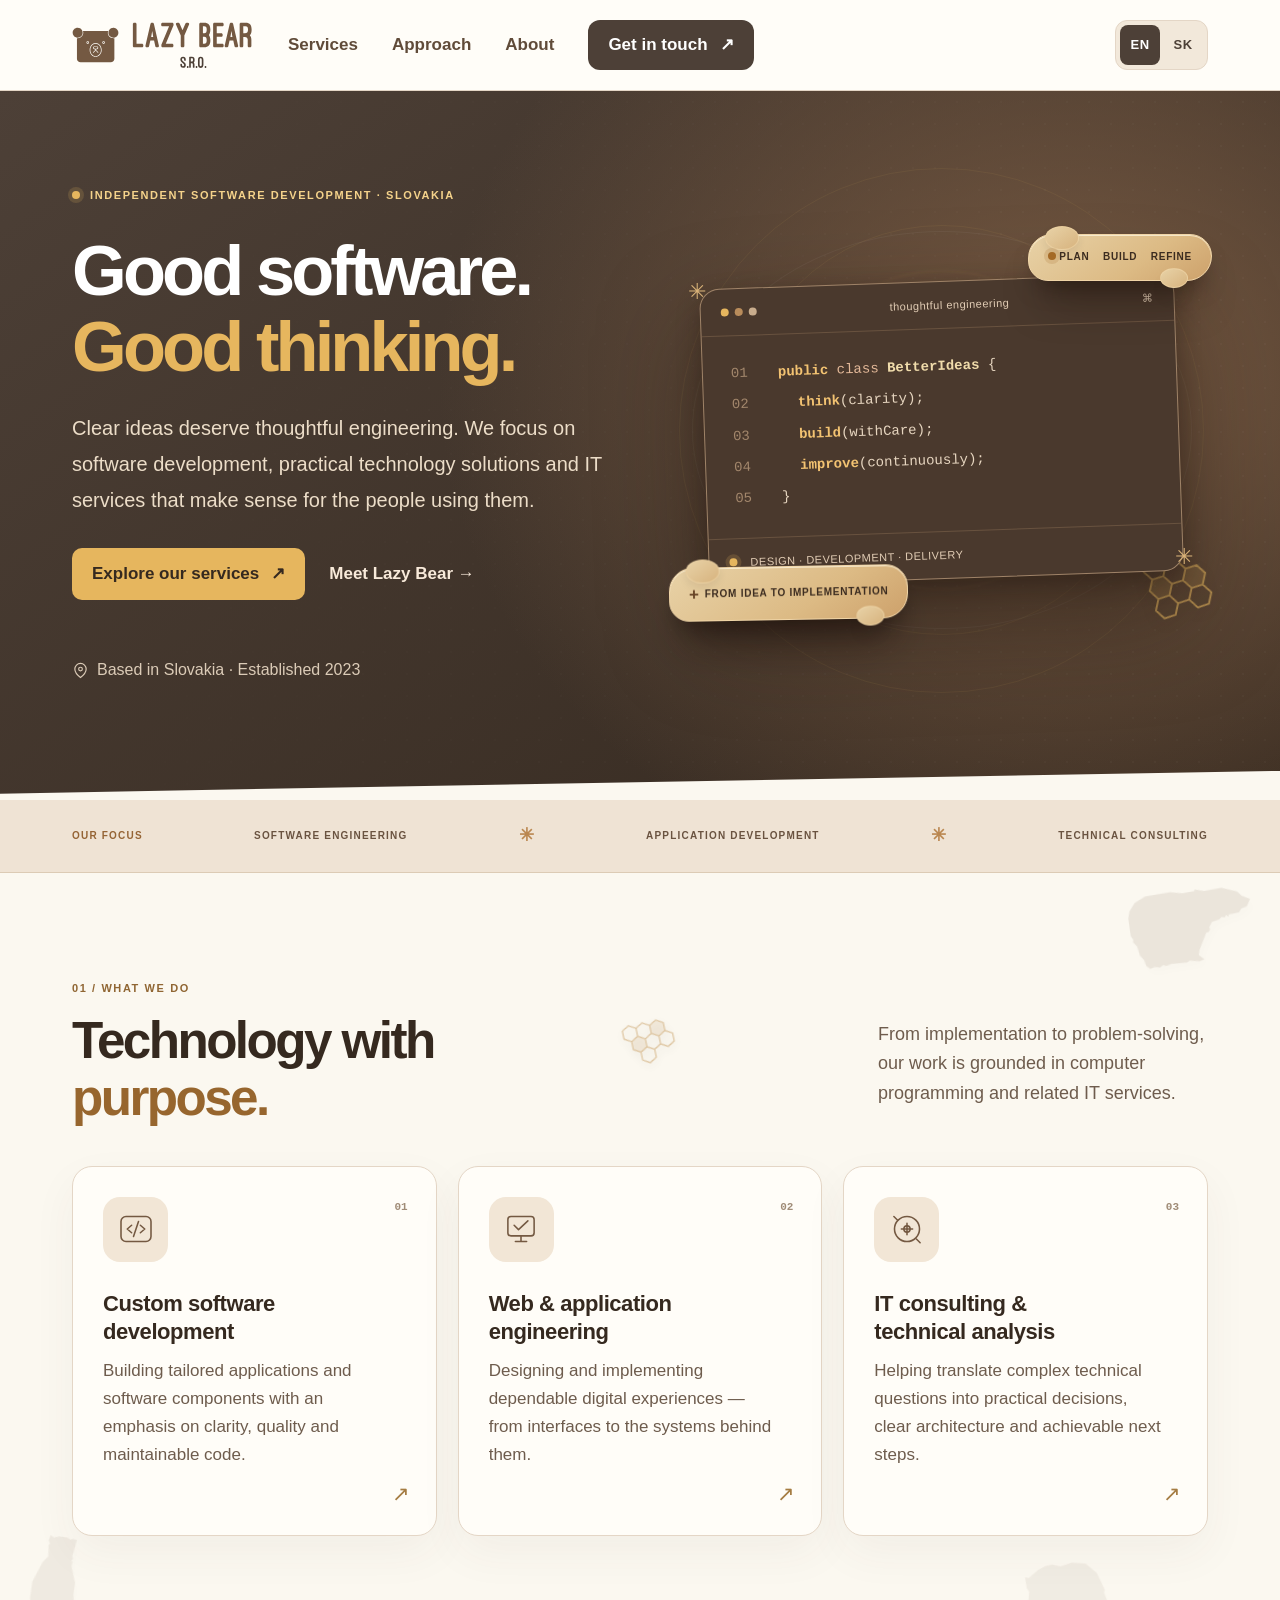
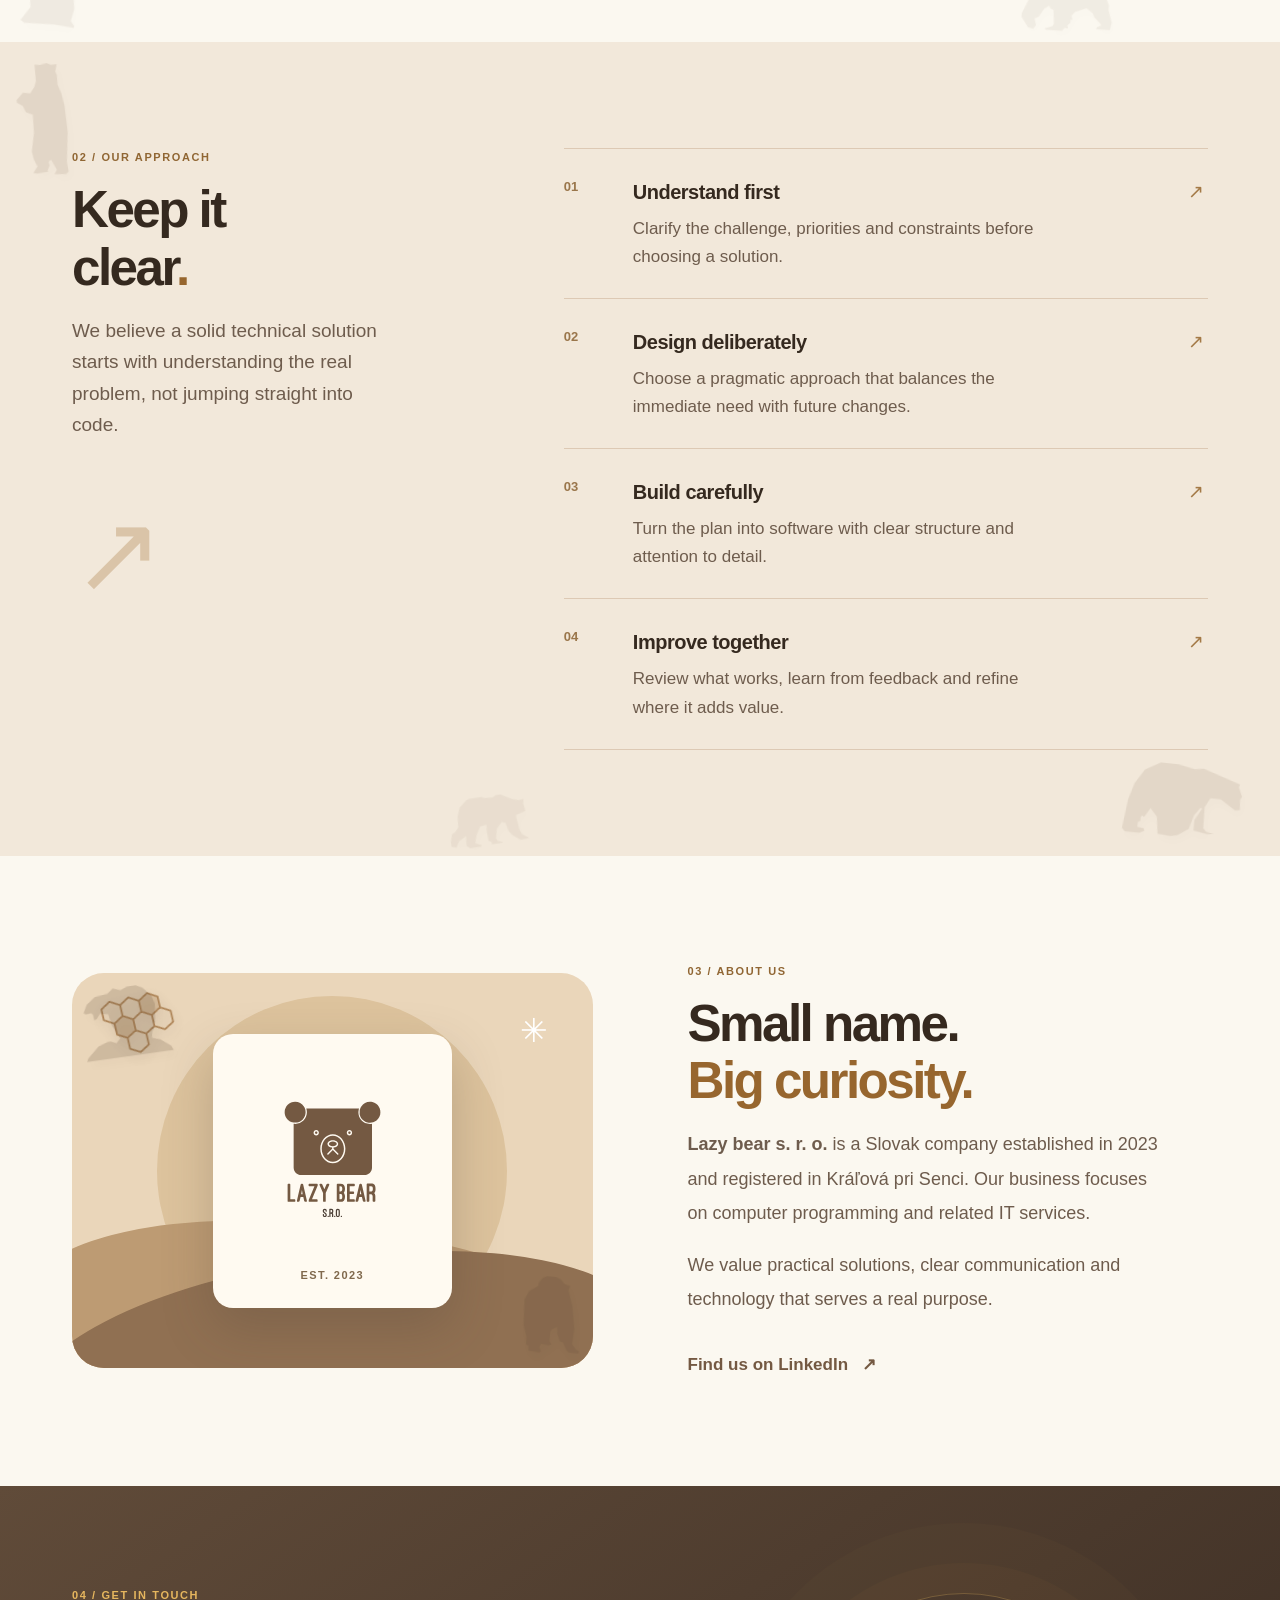
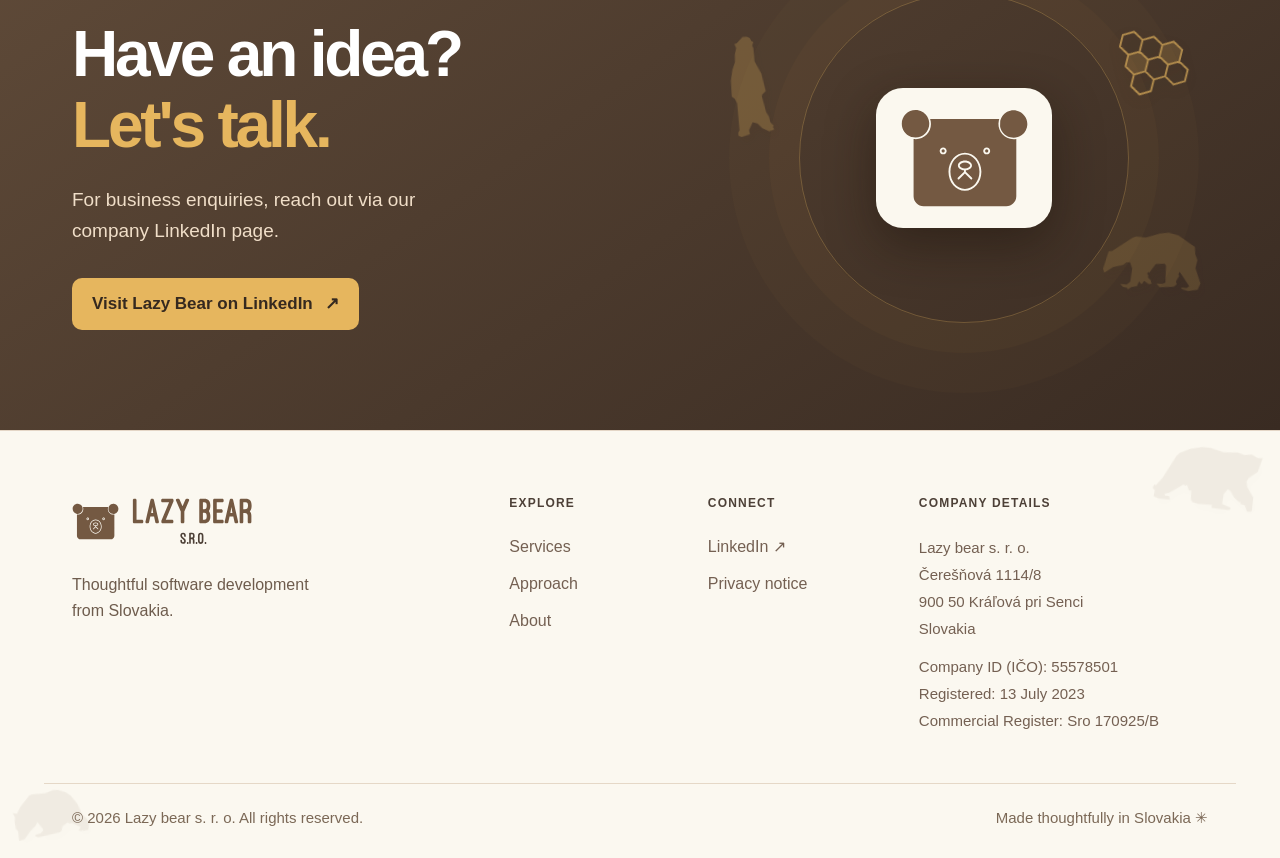
<file: index.html>
<!DOCTYPE html>
<html lang="en">
<head>
  <meta charset="utf-8">
  <meta name="viewport" content="width=device-width, initial-scale=1">
  <meta name="color-scheme" content="light">
  <meta name="theme-color" content="#4d4037">
  <meta name="description" content="Lazy bear s. r. o. is a Slovakia-based software company specializing in programming, custom software development and IT services.">
  <meta property="og:type" content="website">
  <meta property="og:title" content="Lazy Bear — Software Development & IT Services">
  <meta property="og:description" content="Thoughtful software engineering. A Slovakia-based IT company focused on building practical digital solutions.">
  <meta property="og:locale" content="en_US">
  <link rel="alternate" hreflang="en" href="index.html">
  <link rel="alternate" hreflang="sk" href="sk/index.html">
  <meta name="robots" content="index, follow">
  <link rel="icon" type="image/svg+xml" href="assets/lazy-bear-icon.svg">
  <link rel="stylesheet" href="styles.css">
  <title>Lazy Bear — Software Development & IT Services</title>
</head>
<body>
<a class="skip-link" href="#main">Skip to content</a>
<svg class="bear-symbol-defs" xmlns="http://www.w3.org/2000/svg" width="0" height="0" aria-hidden="true" focusable="false">
  <defs>
    <symbol id="bear-pose-standing" viewBox="0 0 84 210"><path d="M42 0 33 0 20 12 15 13 18 22 14 35 13 51 6 67 1 89 0 123 6 128 10 138 10 195 7 199 7 206 13 209 31 205 30 196 39 180 49 184 58 194 72 202 83 199 80 194 82 191 76 183 74 171 69 161 63 128 64 124 72 117 66 80 54 53 54 25 52 20 55 12 51 10 48 3Z"/></symbol>
    <symbol id="bear-pose-profile" viewBox="0 0 176 105"><path d="M0 54 3 60 2 63 7 70 9 83 14 90 16 99 21 104 28 102 35 104 40 101 44 103 52 101 74 102 78 100 92 103 99 101 92 94 94 87 107 64 110 64 113 60 112 57 117 50 128 48 131 45 136 46 138 43 141 46 142 43 157 42 161 37 169 35 175 25 164 19 158 12 137 4 112 5 99 1 98 3 81 4 64 0 28 1 12 8 3 19 0 29Z"/></symbol>
    <symbol id="bear-pose-leaning" viewBox="0 0 164 130"><path d="M14 23 6 38 10 41 20 40 23 43 24 54 29 52 36 43 51 46 55 67 67 94 59 102 49 97 43 97 25 103 3 123 0 129 163 129 159 120 141 106 126 101 128 89 132 85 133 74 136 73 140 38 135 22 121 6 109 0 93 0 80 5 66 0 55 8 31 11Z"/></symbol>
    <symbol id="bear-pose-sitting" viewBox="0 0 94 156"><path d="M31 0 29 9 32 15 30 17 32 37 24 47 11 83 11 111 14 127 0 151 7 155 59 151 92 152 93 149 86 141 89 120 84 95 84 75 74 48 75 40 72 39 75 35 73 31 77 2 70 1 66 3 60 0 46 0 38 3Z"/></symbol>
    <symbol id="bear-pose-striding" viewBox="0 0 180 102"><path d="M0 77 4 81 3 91 12 94 31 94 29 88 22 88 21 85 29 82 51 66 55 68 57 66 61 75 65 75 66 90 69 94 79 96 102 95 102 100 129 101 133 100 134 97 119 92 120 75 126 66 131 69 138 79 147 86 149 85 150 89 157 90 162 100 168 100 170 98 170 76 158 59 156 50 159 44 173 32 179 8 171 9 160 4 148 6 136 3 113 5 90 0 76 0 56 5 39 14 34 20 15 58 5 72 2 71Z"/></symbol>
    <symbol id="bear-pose-lumbering" viewBox="0 0 139 107"><path d="M110 13 92 0 71 0 54 7 41 5 31 8 20 15 7 28 1 27 5 44 9 49 9 61 0 82 0 88 11 103 19 105 23 99 20 89 26 86 34 73 41 68 43 72 48 74 50 95 48 99 36 103 39 105 63 105 67 100 72 101 71 96 75 92 75 87 78 87 76 81 81 75 98 68 108 75 111 81 121 90 122 93 116 96 115 99 136 99 138 87 132 69 132 61 123 42 124 38Z"/></symbol>
    <symbol id="bear-pose-prowling" viewBox="0 0 146 91"><path d="M0 86 4 90 22 90 28 87 27 84 19 83 19 77 22 75 22 70 24 68 26 70 33 58 42 68 45 89 61 90 70 88 83 79 88 61 95 51 97 52 89 67 89 80 106 83 115 82 105 80 101 76 100 50 106 38 119 38 138 50 144 49 143 36 145 32 140 21 141 17 94 2 83 4 62 0 40 0 21 11 10 29 4 50Z"/></symbol>
    <symbol id="bear-pose-upright" viewBox="0 0 86 205"><path d="M40 0 39 30 35 40 26 51 13 48 0 60 0 65 10 72 14 84 26 90 24 123 16 156 18 171 23 184 14 195 21 197 42 196 40 194 45 185 44 178 49 175 57 194 52 202 73 204 78 200 77 183 85 128 85 80 82 57 77 41 78 24 76 17 80 4 70 4 62 0 49 2Z"/></symbol>
    <symbol id="bear-pose-resting" viewBox="0 0 97 126"><path d="M26 3 20 12 20 17 6 27 0 41 3 83 9 100 10 113 14 115 15 123 33 124 35 122 32 115 34 110 46 111 51 109 47 104 47 89 49 85 57 80 58 90 64 103 69 104 76 116 80 119 96 119 96 115 91 113 84 105 85 80 78 44 69 19 71 12 62 10 55 3 47 0 33 0Z"/></symbol>
    <symbol id="bear-pose-foraging" viewBox="0 0 181 112"><path d="M180 86 168 59 170 44 165 34 163 21 131 3 113 0 97 3 72 13 54 13 48 16 13 44 7 45 0 78 3 85 18 73 36 67 41 62 48 61 53 72 52 96 46 102 34 102 40 107 48 108 49 111 55 106 65 103 68 94 73 99 77 92 86 97 91 96 89 90 83 85 84 82 81 78 83 75 85 76 95 59 111 57 114 60 116 91 111 94 100 95 107 101 132 97 137 92 135 87 140 76 138 74 140 69 160 93 156 97 146 97 147 100 159 102 176 98Z"/></symbol>
    <symbol id="bear-pose-strolling" viewBox="0 0 164 103"><path d="M0 83 0 93 10 96 17 84 33 76 31 96 38 102 61 102 62 99 50 93 55 77 65 61 79 59 77 71 78 93 83 95 84 101 106 101 106 99 97 96 94 90 99 70 112 57 113 60 118 61 122 79 129 89 144 101 162 100 149 90 145 80 142 49 163 43 161 27 163 18 153 19 139 14 117 1 107 1 100 5 83 3 77 0 51 0 45 2 29 15 22 33 20 55 12 64 5 67Z"/></symbol>
    <symbol id="bear-pose-sniffing" viewBox="0 0 163 102"><path d="M162 82 159 71 150 61 142 36 130 17 120 8 104 1 93 0 76 5 46 4 40 6 18 28 9 42 0 39 4 49 2 59 3 74 7 80 7 101 19 99 33 83 46 73 51 65 61 81 61 85 55 90 44 92 43 95 49 98 97 93 101 90 104 81 116 74 121 77 125 76 143 87 138 94 144 96 146 94 148 96 159 95Z"/></symbol>
  </defs>
</svg>
<header class="site-header" id="top">
  <div class="wrap header-inner">
    <a class="logo" href="#top" aria-label="Lazy Bear — Home">
      <img class="brand-icon" src="assets/lazy-bear-icon.svg" alt="" width="48" height="37"><img class="brand-wordmark" src="assets/lazy-bear-wordmark.svg" alt="" width="135" height="52">
    </a>
    <nav class="main-nav" id="primary-navigation" aria-label="Primary navigation">
      <a href="#services">Services</a>
      <a href="#approach">Approach</a>
      <a href="#about">About</a>
      <a href="#contact" class="nav-contact">Get in touch <span aria-hidden="true">↗</span></a>
    </nav>
    <div class="header-controls">
      <nav class="language-switch" aria-label="Language selection">
        <a href="index.html" lang="en" hreflang="en" aria-label="English" aria-current="page">EN</a>
        <a href="sk/index.html" lang="sk" hreflang="sk" aria-label="Slovenčina">SK</a>
      </nav>
      <button class="menu-toggle" type="button" aria-controls="primary-navigation" aria-expanded="false" aria-label="Open navigation" data-open-label="Open navigation" data-close-label="Close navigation">
        <span></span><span></span><span></span>
      </button>
    </div>
  </div>
</header>
<main id="main">
  <section class="hero" aria-labelledby="hero-heading">
    <div class="hero-glow" aria-hidden="true"></div>
    <div class="wrap hero-grid">
      <div class="hero-content">
        <div class="eyebrow"><span class="signal-dot" aria-hidden="true"></span> INDEPENDENT SOFTWARE DEVELOPMENT · SLOVAKIA</div>
        <h1 id="hero-heading">Good software.<br><span>Good thinking.</span></h1>
        <p class="hero-copy">Clear ideas deserve thoughtful engineering. We focus on software development, practical technology solutions and IT services that make sense for the people using them.</p>
        <div class="hero-actions">
          <a class="btn btn-primary" href="#services">Explore our services <span aria-hidden="true">↗</span></a>
          <a class="text-link" href="#about">Meet Lazy Bear <span aria-hidden="true">→</span></a>
        </div>
        <div class="hero-location"><svg viewBox="0 0 24 24" width="17" height="17" aria-hidden="true"><path d="M20 10c0 6-8 12-8 12S4 16 4 10a8 8 0 1 1 16 0Z"/><circle cx="12" cy="10" r="2.6"/></svg> Based in Slovakia · Established 2023</div>
      </div>
      <div class="hero-visual">
        <div class="art-grid" aria-hidden="true"></div>
        <div class="orbit orbit-one" aria-hidden="true"></div><div class="orbit orbit-two" aria-hidden="true"></div>
        <div class="floating-tag tag-top" aria-hidden="true"><span class="tag-indicator"></span> PLAN <span class="tag-divider"></span> BUILD <span class="tag-divider"></span> REFINE</div>
        <div class="art-window" aria-hidden="true">
          <div class="window-top"><span class="window-dots"><i></i><i></i><i></i></span><span>thoughtful engineering</span><span>⌘</span></div>
          <div class="art-code">
            <span class="line-number">01</span><span class="indent-0"><b>public</b> <em>class</em> <strong>BetterIdeas</strong> {</span>
            <span class="line-number">02</span><span class="indent-1"><b>think</b>(clarity);</span>
            <span class="line-number">03</span><span class="indent-1"><b>build</b>(withCare);</span>
            <span class="line-number">04</span><span class="indent-1"><b>improve</b>(continuously);</span>
            <span class="line-number">05</span><span class="indent-0">}</span>
          </div>
          <div class="window-bottom"><span class="pulse"></span> <span>DESIGN · DEVELOPMENT · DELIVERY</span></div>
        </div>
        <svg class="bear-kiss-scene" id="bear-kiss-scene" viewBox="0 0 240 115" aria-hidden="true" focusable="false">
          <g stroke="#62442b" stroke-width="2.5" stroke-linejoin="round">
            <g>
              <circle cx="53" cy="29" r="17" fill="#c18a56"/><circle cx="96" cy="25" r="16" fill="#c18a56"/>
              <circle cx="53" cy="29" r="9" fill="#ddaa79" stroke="none"/><circle cx="96" cy="25" r="8" fill="#ddaa79" stroke="none"/>
              <circle cx="76" cy="69" r="43" fill="#e8bd84"/>
              <ellipse cx="104" cy="78" rx="19" ry="15" fill="#f6d9a8"/>
              <path d="M81 62Q87 69 93 62" fill="none" stroke-width="3" stroke-linecap="round"/>
              <circle cx="74" cy="79" r="6" fill="#df947f" stroke="none" opacity=".75"/>
              <ellipse cx="115" cy="74" rx="6" ry="4" fill="#62442b" stroke="none"/>
            </g>
            <g transform="translate(240 0) scale(-1 1)">
              <circle cx="53" cy="29" r="17" fill="#8f603f"/><circle cx="96" cy="25" r="16" fill="#8f603f"/>
              <circle cx="53" cy="29" r="9" fill="#b78358" stroke="none"/><circle cx="96" cy="25" r="8" fill="#b78358" stroke="none"/>
              <circle cx="76" cy="69" r="43" fill="#c48e61"/>
              <ellipse cx="104" cy="78" rx="19" ry="15" fill="#e8bc8e"/>
              <path d="M81 62Q87 69 93 62" fill="none" stroke-width="3" stroke-linecap="round"/>
              <circle cx="74" cy="79" r="6" fill="#d98579" stroke="none" opacity=".82"/>
              <ellipse cx="115" cy="74" rx="6" ry="4" fill="#62442b" stroke="none"/>
            </g>
          </g>
          <path d="M120 19C114 11 103 15 104 24C105 31 114 36 120 43C126 36 135 31 136 24C137 15 126 11 120 19Z" fill="#f0b45a" stroke="#ad7139" stroke-width="2"/>
          <path d="M107 48l-4-6m30 0l-4 6" fill="none" stroke="#f2d58b" stroke-width="2.6" stroke-linecap="round"/>
        </svg>
        <button class="floating-tag tag-bottom" type="button" id="bear-kiss-trigger" aria-label="From idea to implementation"><span class="tag-plus" aria-hidden="true">+</span><span>FROM IDEA TO IMPLEMENTATION</span></button>
        <span class="visually-hidden" id="bear-kiss-status" role="status" aria-live="polite" data-message="Surprise! Two little bears are kissing."></span>
        <div class="art-cross art-cross-one" aria-hidden="true">✳</div><div class="art-cross art-cross-two" aria-hidden="true">✳</div>
        <svg class="honeycomb honeycomb-hero" viewBox="0 0 106 84" aria-hidden="true" focusable="false"><path class="honeycomb-fill" d="M74 6L86 13L86 27L74 34L62 27L62 13Z M38 27L50 34L50 48L38 55L26 48L26 34Z"/><path class="honeycomb-outline" d="M26 6L38 13L38 27L26 34L14 27L14 13Z M50 6L62 13L62 27L50 34L38 27L38 13Z M74 6L86 13L86 27L74 34L62 27L62 13Z M38 27L50 34L50 48L38 55L26 48L26 34Z M62 27L74 34L74 48L62 55L50 48L50 34Z M86 27L98 34L98 48L86 55L74 48L74 34Z M50 48L62 55L62 69L50 76L38 69L38 55Z"/></svg>
      </div>
    </div>
    <div class="hero-bottom-curve" aria-hidden="true"></div>
  </section>

  <section class="expertise-band" aria-label="What we focus on">
    <div class="wrap band-content"><span class="band-heading">OUR FOCUS</span><span>SOFTWARE ENGINEERING</span><span class="band-star" aria-hidden="true">✳</span><span>APPLICATION DEVELOPMENT</span><span class="band-star" aria-hidden="true">✳</span><span>TECHNICAL CONSULTING</span></div>
  </section>

  <section class="services section" id="services" aria-labelledby="services-heading">
    <svg class="bear-shadow bear-shadow-services-profile" aria-hidden="true" focusable="false"><use href="#bear-pose-profile"></use></svg>
    <svg class="bear-shadow bear-shadow-services-sit" aria-hidden="true" focusable="false"><use href="#bear-pose-sitting"></use></svg>
    <svg class="bear-shadow bear-shadow-services-lumber" aria-hidden="true" focusable="false"><use href="#bear-pose-lumbering"></use></svg>
    <div class="wrap">
      <div class="section-intro">
        <div><p class="overline">01 / WHAT WE DO</p><h2 id="services-heading">Technology with<br><span>purpose.</span></h2></div>
        <p>From implementation to problem-solving, our work is grounded in computer programming and related IT services.</p>
        <svg class="honeycomb honeycomb-services" viewBox="0 0 106 84" aria-hidden="true" focusable="false"><path class="honeycomb-fill" d="M74 6L86 13L86 27L74 34L62 27L62 13Z M38 27L50 34L50 48L38 55L26 48L26 34Z"/><path class="honeycomb-outline" d="M26 6L38 13L38 27L26 34L14 27L14 13Z M50 6L62 13L62 27L50 34L38 27L38 13Z M74 6L86 13L86 27L74 34L62 27L62 13Z M38 27L50 34L50 48L38 55L26 48L26 34Z M62 27L74 34L74 48L62 55L50 48L50 34Z M86 27L98 34L98 48L86 55L74 48L74 34Z M50 48L62 55L62 69L50 76L38 69L38 55Z"/></svg>
      </div>
      <div class="services-grid">
        <article class="service-card"><div class="service-icon"><svg viewBox="0 0 64 64" aria-hidden="true"><rect x="8" y="12" width="48" height="40" rx="8"/><path d="m25 26-7 6 7 6m14-12 7 6-7 6m-3-18-8 24"/></svg></div><span class="service-number">01</span><h3>Custom software<br>development</h3><p>Building tailored applications and software components with an emphasis on clarity, quality and maintainable code.</p><span class="card-arrow" aria-hidden="true">↗</span></article>
        <article class="service-card"><div class="service-icon"><svg viewBox="0 0 64 64" aria-hidden="true"><rect x="11" y="12" width="42" height="31" rx="5"/><path d="M23 52h18M32 43v9M21 26l7 7 15-14"/></svg></div><span class="service-number">02</span><h3>Web & application<br>engineering</h3><p>Designing and implementing dependable digital experiences — from interfaces to the systems behind them.</p><span class="card-arrow" aria-hidden="true">↗</span></article>
        <article class="service-card"><div class="service-icon"><svg viewBox="0 0 64 64" aria-hidden="true"><circle cx="32" cy="32" r="20"/><path d="M23 32h18M32 23v18M17 18l-6-6m36 36 6 6"/><circle cx="32" cy="32" r="5"/></svg></div><span class="service-number">03</span><h3>IT consulting &<br>technical analysis</h3><p>Helping translate complex technical questions into practical decisions, clear architecture and achievable next steps.</p><span class="card-arrow" aria-hidden="true">↗</span></article>
      </div>
    </div>
  </section>

  <section class="approach section" id="approach" aria-labelledby="approach-heading">
    <svg class="bear-shadow bear-shadow-approach-upright" aria-hidden="true" focusable="false"><use href="#bear-pose-upright"></use></svg>
    <svg class="bear-shadow bear-shadow-approach-prowl" aria-hidden="true" focusable="false"><use href="#bear-pose-prowling"></use></svg>
    <svg class="bear-shadow bear-shadow-approach-stroll" aria-hidden="true" focusable="false"><use href="#bear-pose-strolling"></use></svg>
    <div class="wrap approach-grid">
      <div class="approach-title"><p class="overline">02 / OUR APPROACH</p><h2 id="approach-heading">Keep it<br>clear<span>.</span></h2><p>We believe a solid technical solution starts with understanding the real problem, not jumping straight into code.</p><div class="approach-decoration" aria-hidden="true">↗</div></div>
      <ol class="steps">
        <li><div class="step-index">01</div><div><h3>Understand first</h3><p>Clarify the challenge, priorities and constraints before choosing a solution.</p></div><span aria-hidden="true">↗</span></li>
        <li><div class="step-index">02</div><div><h3>Design deliberately</h3><p>Choose a pragmatic approach that balances the immediate need with future changes.</p></div><span aria-hidden="true">↗</span></li>
        <li><div class="step-index">03</div><div><h3>Build carefully</h3><p>Turn the plan into software with clear structure and attention to detail.</p></div><span aria-hidden="true">↗</span></li>
        <li><div class="step-index">04</div><div><h3>Improve together</h3><p>Review what works, learn from feedback and refine where it adds value.</p></div><span aria-hidden="true">↗</span></li>
      </ol>
    </div>
  </section>

  <section class="about section" id="about" aria-labelledby="about-heading">
    <div class="wrap about-grid">
      <div class="about-art" aria-hidden="true"><div class="about-circle"></div><svg class="honeycomb honeycomb-about" viewBox="0 0 106 84" aria-hidden="true" focusable="false"><path class="honeycomb-fill" d="M74 6L86 13L86 27L74 34L62 27L62 13Z M38 27L50 34L50 48L38 55L26 48L26 34Z"/><path class="honeycomb-outline" d="M26 6L38 13L38 27L26 34L14 27L14 13Z M50 6L62 13L62 27L50 34L38 27L38 13Z M74 6L86 13L86 27L74 34L62 27L62 13Z M38 27L50 34L50 48L38 55L26 48L26 34Z M62 27L74 34L74 48L62 55L50 48L50 34Z M86 27L98 34L98 48L86 55L74 48L74 34Z M50 48L62 55L62 69L50 76L38 69L38 55Z"/></svg><div class="about-hill about-hill-back"></div><div class="about-hill about-hill-front"></div><svg class="bear-shadow bear-shadow-about-lean" aria-hidden="true" focusable="false"><use href="#bear-pose-leaning"></use></svg><svg class="bear-shadow bear-shadow-about-rest" aria-hidden="true" focusable="false"><use href="#bear-pose-resting"></use></svg><div class="about-sign"><img class="brand-full" src="assets/lazy-bear-full-logo.svg" width="175" height="211" alt=""><span>EST. 2023</span></div><div class="about-spark">✳</div></div>
      <div class="about-content"><p class="overline">03 / ABOUT US</p><h2 id="about-heading">Small name.<br><span>Big curiosity.</span></h2><p><strong>Lazy bear s. r. o.</strong> is a Slovak company established in 2023 and registered in Kráľová pri Senci. Our business focuses on computer programming and related IT services.</p><p>We value practical solutions, clear communication and technology that serves a real purpose.</p><a class="inline-link" href="https://www.linkedin.com/company/lazy-bear-s-r-o/" target="_blank" rel="noopener noreferrer">Find us on LinkedIn <span aria-hidden="true">↗</span></a></div>
    </div>
  </section>

  <section class="contact-section" id="contact" aria-labelledby="contact-heading">
    <div class="wrap contact-grid"><div><p class="overline light-overline">04 / GET IN TOUCH</p><h2 id="contact-heading">Have an idea?<br><span>Let's talk.</span></h2><p>For business enquiries, reach out via our company LinkedIn page.</p><a class="btn btn-bright" href="https://www.linkedin.com/company/lazy-bear-s-r-o/" target="_blank" rel="noopener noreferrer">Visit Lazy Bear on LinkedIn <span aria-hidden="true">↗</span></a></div><div class="contact-symbol" aria-hidden="true"><span class="contact-ring"></span><svg class="bear-shadow bear-shadow-contact-stand" aria-hidden="true" focusable="false"><use href="#bear-pose-standing"></use></svg><svg class="bear-shadow bear-shadow-contact-forage" aria-hidden="true" focusable="false"><use href="#bear-pose-foraging"></use></svg><svg class="honeycomb honeycomb-contact" viewBox="0 0 106 84" aria-hidden="true" focusable="false"><path class="honeycomb-fill" d="M74 6L86 13L86 27L74 34L62 27L62 13Z M38 27L50 34L50 48L38 55L26 48L26 34Z"/><path class="honeycomb-outline" d="M26 6L38 13L38 27L26 34L14 27L14 13Z M50 6L62 13L62 27L50 34L38 27L38 13Z M74 6L86 13L86 27L74 34L62 27L62 13Z M38 27L50 34L50 48L38 55L26 48L26 34Z M62 27L74 34L74 48L62 55L50 48L50 34Z M86 27L98 34L98 48L86 55L74 48L74 34Z M50 48L62 55L62 69L50 76L38 69L38 55Z"/></svg><img class="brand-contact-icon" src="assets/lazy-bear-icon.svg" width="176" height="135" alt=""></div></div>
  </section>
</main>
<footer class="site-footer">
  <svg class="bear-shadow bear-shadow-footer-stride" aria-hidden="true" focusable="false"><use href="#bear-pose-striding"></use></svg>
  <svg class="bear-shadow bear-shadow-footer-sniff" aria-hidden="true" focusable="false"><use href="#bear-pose-sniffing"></use></svg>
  <div class="wrap footer-top"><div class="footer-brand"><a class="logo" href="#top" aria-label="Lazy Bear — Top of page"><img class="brand-icon" src="assets/lazy-bear-icon.svg" alt="" width="48" height="37"><img class="brand-wordmark" src="assets/lazy-bear-wordmark.svg" alt="" width="135" height="52"></a><p>Thoughtful software development<br>from Slovakia.</p></div><div class="footer-col"><h3>Explore</h3><a href="#services">Services</a><a href="#approach">Approach</a><a href="#about">About</a></div><div class="footer-col"><h3>Connect</h3><a href="https://www.linkedin.com/company/lazy-bear-s-r-o/" target="_blank" rel="noopener noreferrer">LinkedIn ↗</a><a href="privacy.html">Privacy notice</a></div><div class="footer-col business-details"><h3>Company details</h3><p>Lazy bear s. r. o.<br>Čerešňová 1114/8<br>900 50 Kráľová pri Senci<br>Slovakia</p><p>Company ID (IČO): 55578501<br>Registered: 13 July 2023<br>Commercial Register: Sro 170925/B</p></div></div>
  <div class="wrap footer-bottom"><span>© <span id="copyright-year">2026</span> Lazy bear s. r. o. All rights reserved.</span><span>Made thoughtfully in Slovakia <span aria-hidden="true">✳</span></span></div>
</footer>
<script src="script.js" defer></script>
</body>
</html>
</file>
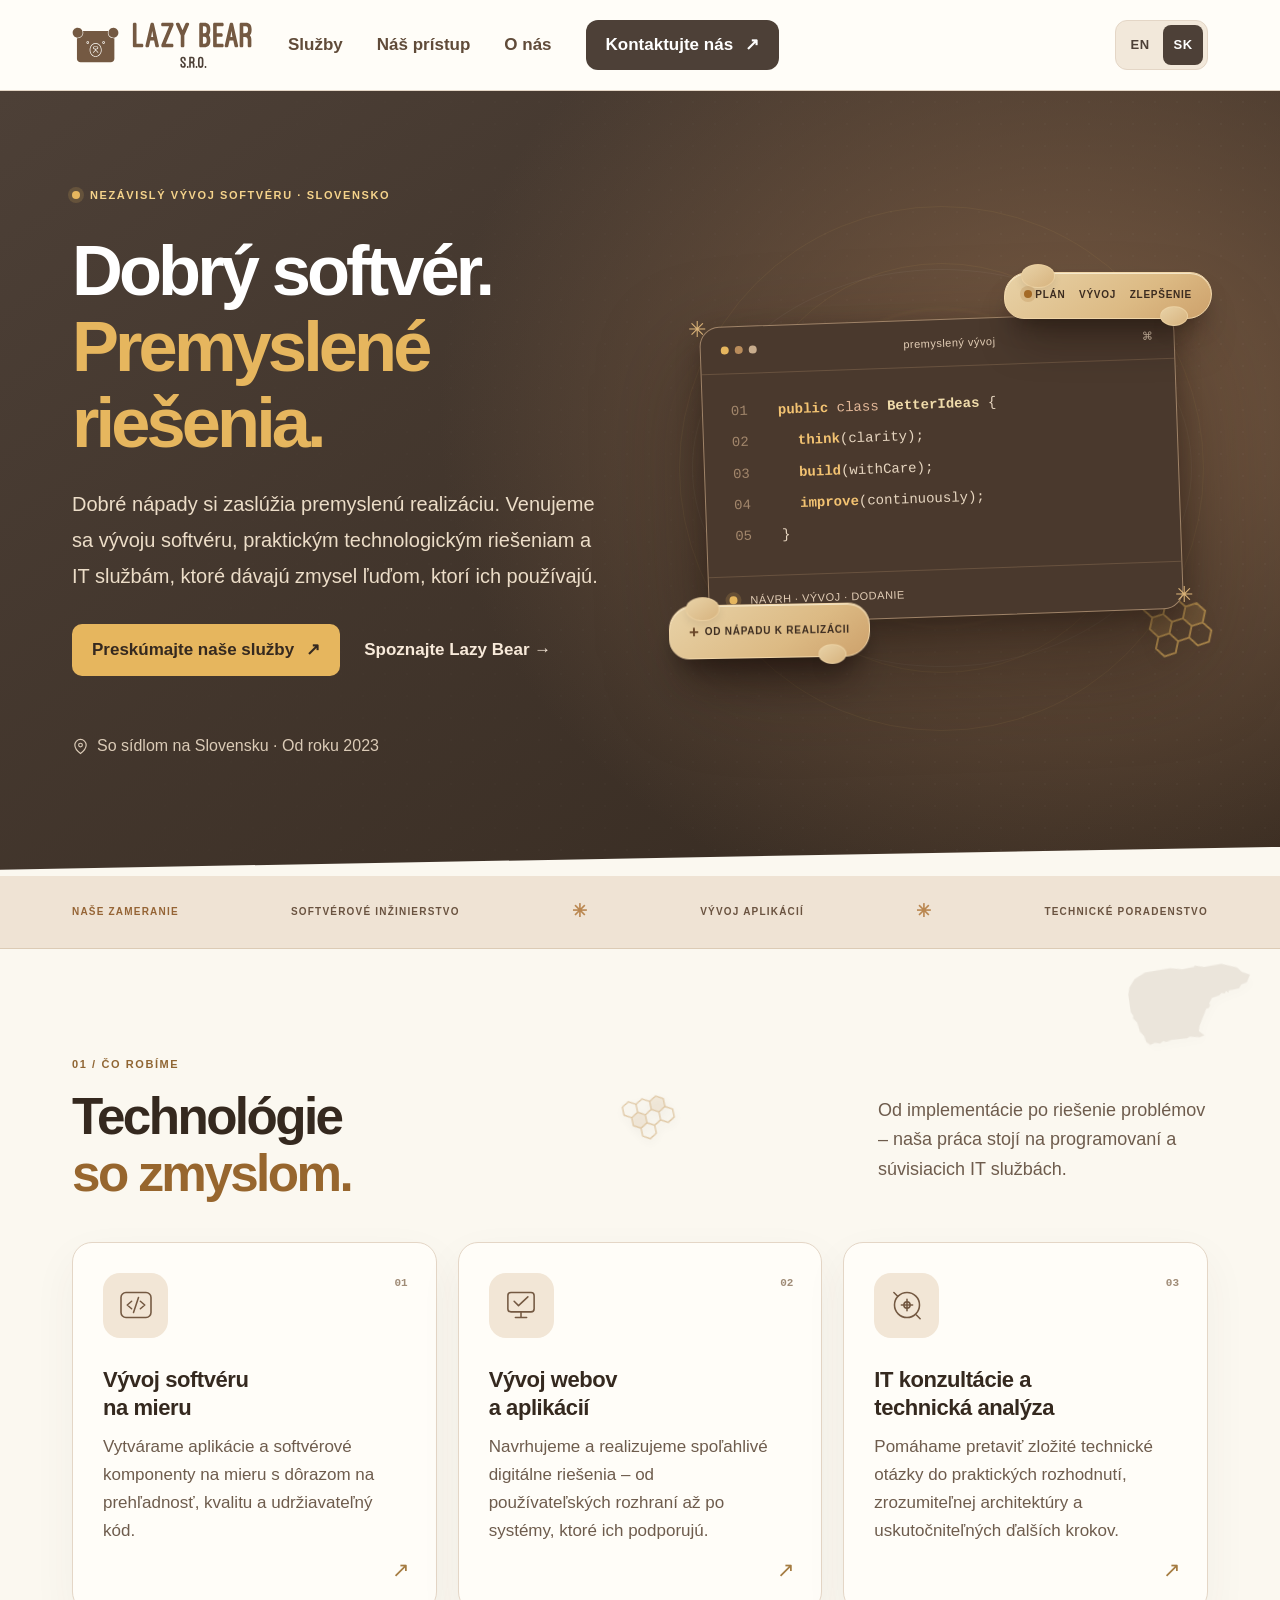
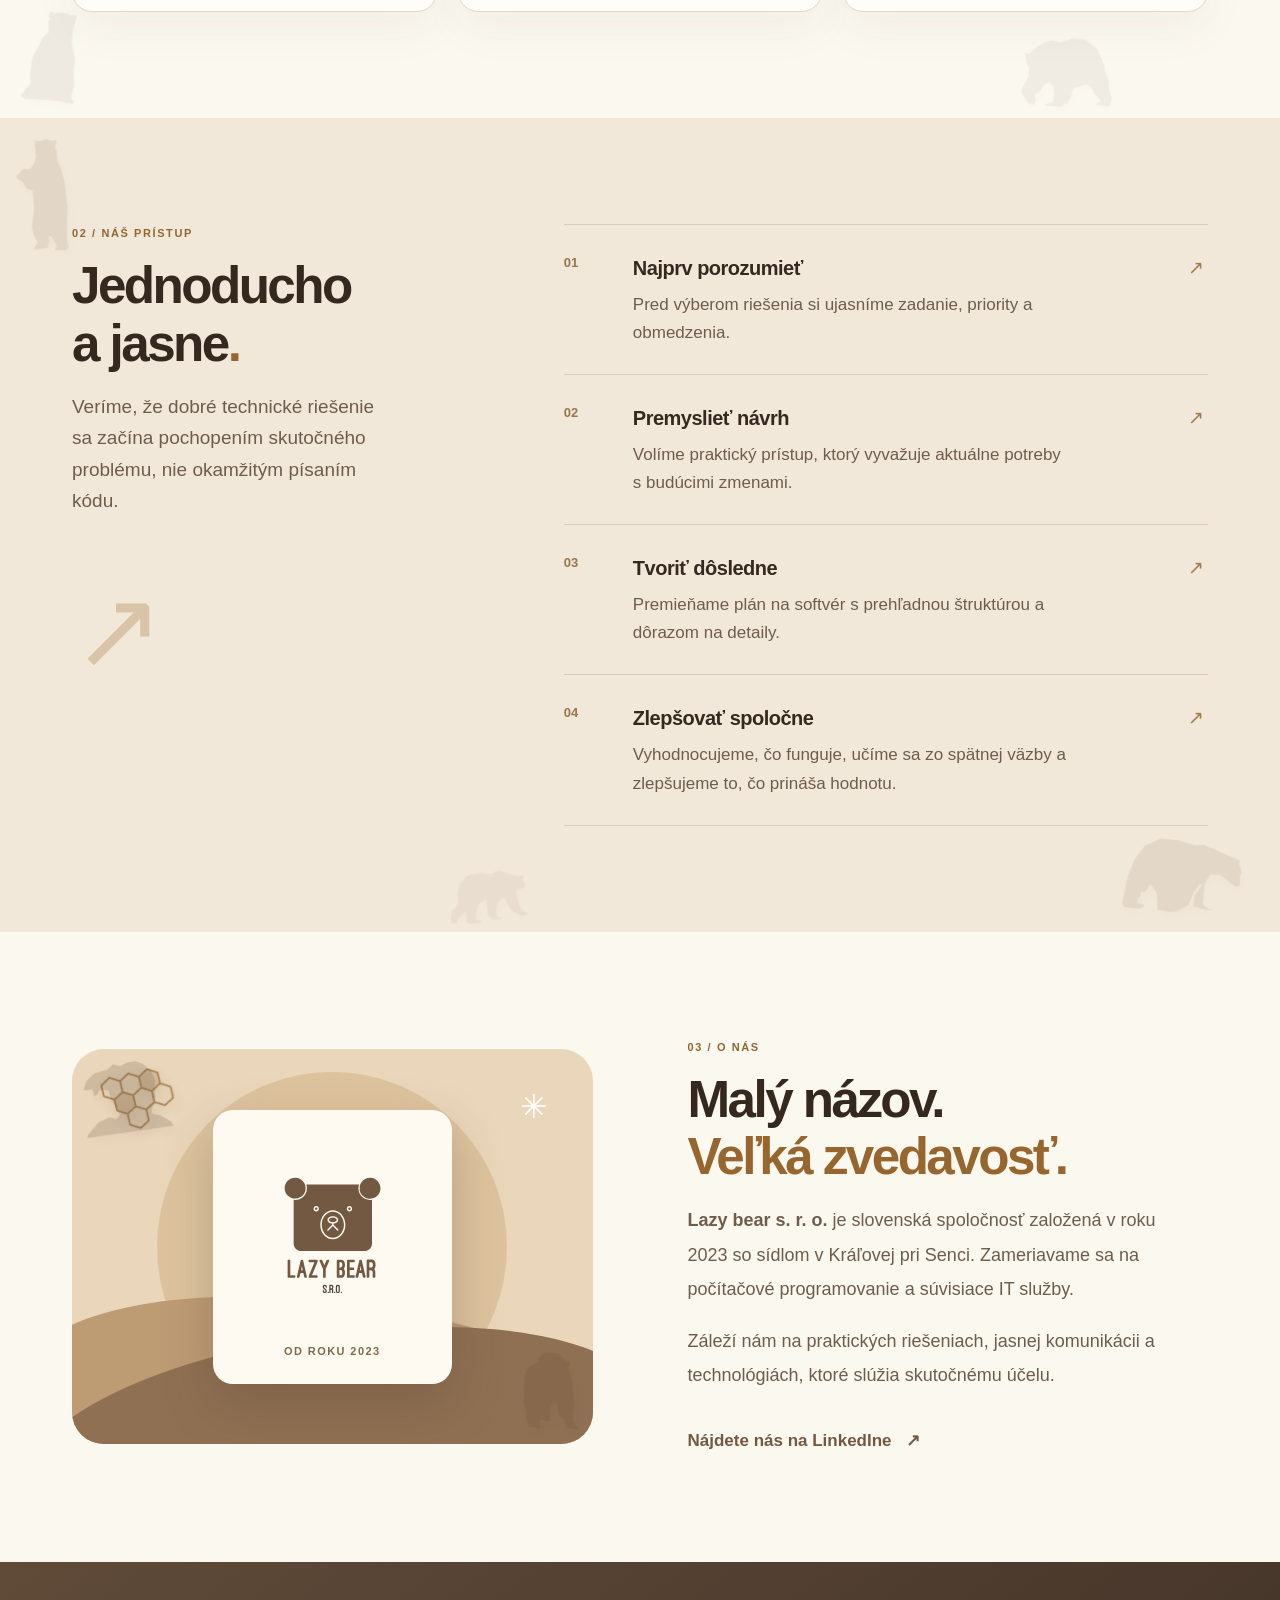
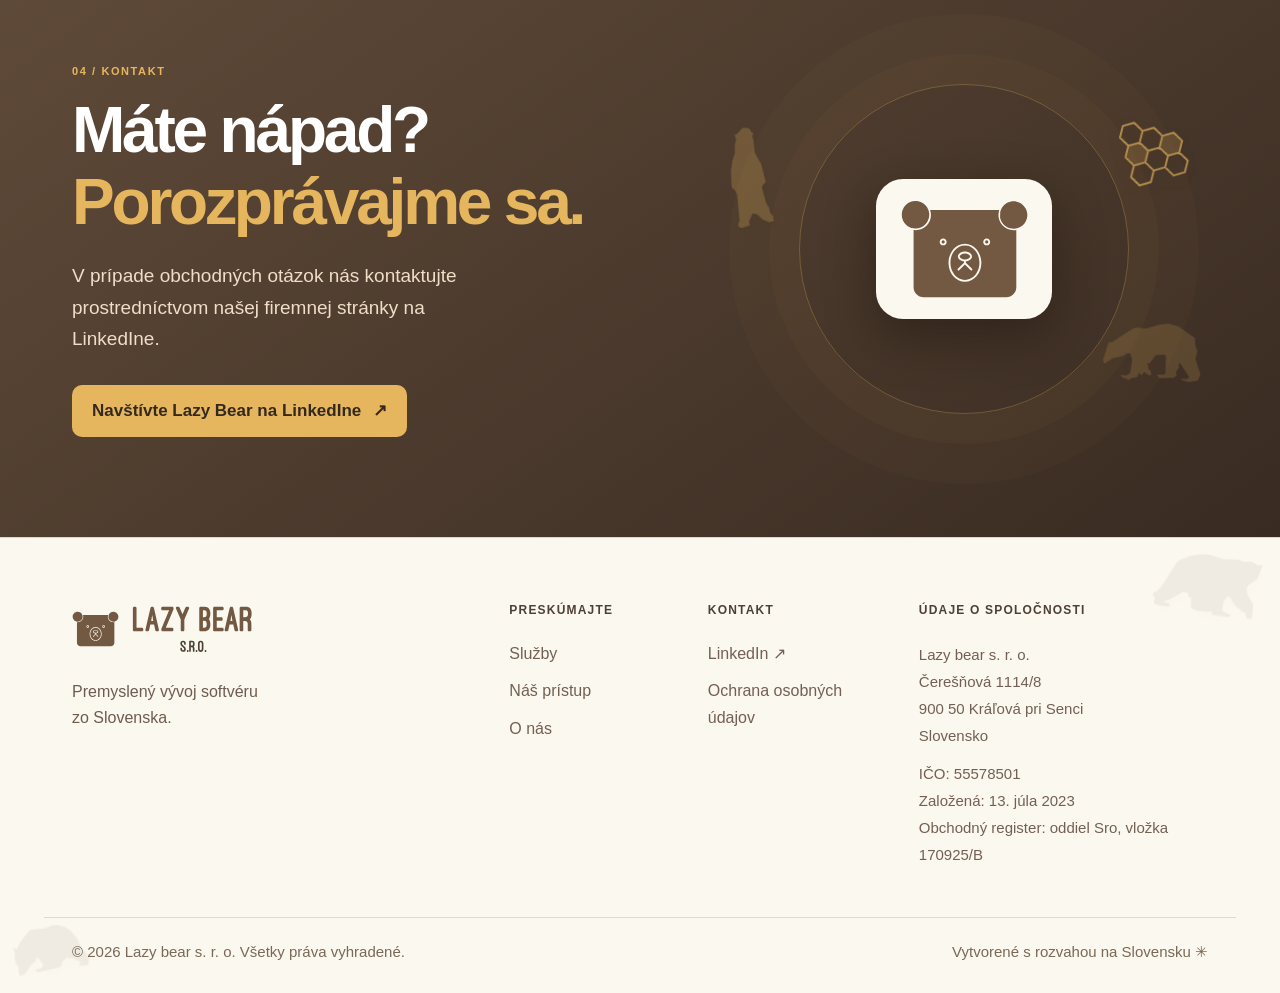
<file: sk/index.html>
<!DOCTYPE html>
<html lang="sk">
<head>
  <meta charset="utf-8">
  <meta name="viewport" content="width=device-width, initial-scale=1">
  <meta name="color-scheme" content="light">
  <meta name="theme-color" content="#4d4037">
  <meta name="description" content="Lazy bear s. r. o. je slovenská IT spoločnosť zameraná na programovanie, vývoj softvéru na mieru a IT služby.">
  <meta property="og:type" content="website">
  <meta property="og:title" content="Lazy Bear — Vývoj softvéru a IT služby">
  <meta property="og:description" content="Premyslený vývoj softvéru. Slovenská IT spoločnosť zameraná na praktické digitálne riešenia.">
  <meta property="og:locale" content="sk_SK">
  <link rel="alternate" hreflang="en" href="../index.html">
  <link rel="alternate" hreflang="sk" href="index.html">
  <meta name="robots" content="index, follow">
  <link rel="icon" type="image/svg+xml" href="../assets/lazy-bear-icon.svg">
  <link rel="stylesheet" href="../styles.css">
  <title>Lazy Bear — Vývoj softvéru a IT služby</title>
</head>
<body>
<a class="skip-link" href="#main">Preskočiť na obsah</a>
<svg class="bear-symbol-defs" xmlns="http://www.w3.org/2000/svg" width="0" height="0" aria-hidden="true" focusable="false">
  <defs>
    <symbol id="bear-pose-standing" viewBox="0 0 84 210"><path d="M42 0 33 0 20 12 15 13 18 22 14 35 13 51 6 67 1 89 0 123 6 128 10 138 10 195 7 199 7 206 13 209 31 205 30 196 39 180 49 184 58 194 72 202 83 199 80 194 82 191 76 183 74 171 69 161 63 128 64 124 72 117 66 80 54 53 54 25 52 20 55 12 51 10 48 3Z"/></symbol>
    <symbol id="bear-pose-profile" viewBox="0 0 176 105"><path d="M0 54 3 60 2 63 7 70 9 83 14 90 16 99 21 104 28 102 35 104 40 101 44 103 52 101 74 102 78 100 92 103 99 101 92 94 94 87 107 64 110 64 113 60 112 57 117 50 128 48 131 45 136 46 138 43 141 46 142 43 157 42 161 37 169 35 175 25 164 19 158 12 137 4 112 5 99 1 98 3 81 4 64 0 28 1 12 8 3 19 0 29Z"/></symbol>
    <symbol id="bear-pose-leaning" viewBox="0 0 164 130"><path d="M14 23 6 38 10 41 20 40 23 43 24 54 29 52 36 43 51 46 55 67 67 94 59 102 49 97 43 97 25 103 3 123 0 129 163 129 159 120 141 106 126 101 128 89 132 85 133 74 136 73 140 38 135 22 121 6 109 0 93 0 80 5 66 0 55 8 31 11Z"/></symbol>
    <symbol id="bear-pose-sitting" viewBox="0 0 94 156"><path d="M31 0 29 9 32 15 30 17 32 37 24 47 11 83 11 111 14 127 0 151 7 155 59 151 92 152 93 149 86 141 89 120 84 95 84 75 74 48 75 40 72 39 75 35 73 31 77 2 70 1 66 3 60 0 46 0 38 3Z"/></symbol>
    <symbol id="bear-pose-striding" viewBox="0 0 180 102"><path d="M0 77 4 81 3 91 12 94 31 94 29 88 22 88 21 85 29 82 51 66 55 68 57 66 61 75 65 75 66 90 69 94 79 96 102 95 102 100 129 101 133 100 134 97 119 92 120 75 126 66 131 69 138 79 147 86 149 85 150 89 157 90 162 100 168 100 170 98 170 76 158 59 156 50 159 44 173 32 179 8 171 9 160 4 148 6 136 3 113 5 90 0 76 0 56 5 39 14 34 20 15 58 5 72 2 71Z"/></symbol>
    <symbol id="bear-pose-lumbering" viewBox="0 0 139 107"><path d="M110 13 92 0 71 0 54 7 41 5 31 8 20 15 7 28 1 27 5 44 9 49 9 61 0 82 0 88 11 103 19 105 23 99 20 89 26 86 34 73 41 68 43 72 48 74 50 95 48 99 36 103 39 105 63 105 67 100 72 101 71 96 75 92 75 87 78 87 76 81 81 75 98 68 108 75 111 81 121 90 122 93 116 96 115 99 136 99 138 87 132 69 132 61 123 42 124 38Z"/></symbol>
    <symbol id="bear-pose-prowling" viewBox="0 0 146 91"><path d="M0 86 4 90 22 90 28 87 27 84 19 83 19 77 22 75 22 70 24 68 26 70 33 58 42 68 45 89 61 90 70 88 83 79 88 61 95 51 97 52 89 67 89 80 106 83 115 82 105 80 101 76 100 50 106 38 119 38 138 50 144 49 143 36 145 32 140 21 141 17 94 2 83 4 62 0 40 0 21 11 10 29 4 50Z"/></symbol>
    <symbol id="bear-pose-upright" viewBox="0 0 86 205"><path d="M40 0 39 30 35 40 26 51 13 48 0 60 0 65 10 72 14 84 26 90 24 123 16 156 18 171 23 184 14 195 21 197 42 196 40 194 45 185 44 178 49 175 57 194 52 202 73 204 78 200 77 183 85 128 85 80 82 57 77 41 78 24 76 17 80 4 70 4 62 0 49 2Z"/></symbol>
    <symbol id="bear-pose-resting" viewBox="0 0 97 126"><path d="M26 3 20 12 20 17 6 27 0 41 3 83 9 100 10 113 14 115 15 123 33 124 35 122 32 115 34 110 46 111 51 109 47 104 47 89 49 85 57 80 58 90 64 103 69 104 76 116 80 119 96 119 96 115 91 113 84 105 85 80 78 44 69 19 71 12 62 10 55 3 47 0 33 0Z"/></symbol>
    <symbol id="bear-pose-foraging" viewBox="0 0 181 112"><path d="M180 86 168 59 170 44 165 34 163 21 131 3 113 0 97 3 72 13 54 13 48 16 13 44 7 45 0 78 3 85 18 73 36 67 41 62 48 61 53 72 52 96 46 102 34 102 40 107 48 108 49 111 55 106 65 103 68 94 73 99 77 92 86 97 91 96 89 90 83 85 84 82 81 78 83 75 85 76 95 59 111 57 114 60 116 91 111 94 100 95 107 101 132 97 137 92 135 87 140 76 138 74 140 69 160 93 156 97 146 97 147 100 159 102 176 98Z"/></symbol>
    <symbol id="bear-pose-strolling" viewBox="0 0 164 103"><path d="M0 83 0 93 10 96 17 84 33 76 31 96 38 102 61 102 62 99 50 93 55 77 65 61 79 59 77 71 78 93 83 95 84 101 106 101 106 99 97 96 94 90 99 70 112 57 113 60 118 61 122 79 129 89 144 101 162 100 149 90 145 80 142 49 163 43 161 27 163 18 153 19 139 14 117 1 107 1 100 5 83 3 77 0 51 0 45 2 29 15 22 33 20 55 12 64 5 67Z"/></symbol>
    <symbol id="bear-pose-sniffing" viewBox="0 0 163 102"><path d="M162 82 159 71 150 61 142 36 130 17 120 8 104 1 93 0 76 5 46 4 40 6 18 28 9 42 0 39 4 49 2 59 3 74 7 80 7 101 19 99 33 83 46 73 51 65 61 81 61 85 55 90 44 92 43 95 49 98 97 93 101 90 104 81 116 74 121 77 125 76 143 87 138 94 144 96 146 94 148 96 159 95Z"/></symbol>
  </defs>
</svg>
<header class="site-header" id="top">
  <div class="wrap header-inner">
    <a class="logo" href="#top" aria-label="Lazy Bear — na začiatok stránky">
      <img class="brand-icon" src="../assets/lazy-bear-icon.svg" alt="" width="48" height="37"><img class="brand-wordmark" src="../assets/lazy-bear-wordmark.svg" alt="" width="135" height="52">
    </a>
    <nav class="main-nav" id="primary-navigation" aria-label="Hlavná navigácia">
      <a href="#services">Služby</a>
      <a href="#approach">Náš prístup</a>
      <a href="#about">O nás</a>
      <a href="#contact" class="nav-contact">Kontaktujte nás <span aria-hidden="true">↗</span></a>
    </nav>
    <div class="header-controls">
      <nav class="language-switch" aria-label="Výber jazyka">
        <a href="../index.html" lang="en" hreflang="en" aria-label="English">EN</a>
        <a href="index.html" lang="sk" hreflang="sk" aria-label="Slovenčina" aria-current="page">SK</a>
      </nav>
      <button class="menu-toggle" type="button" aria-controls="primary-navigation" aria-expanded="false" aria-label="Otvoriť navigáciu" data-open-label="Otvoriť navigáciu" data-close-label="Zavrieť navigáciu">
        <span></span><span></span><span></span>
      </button>
    </div>
  </div>
</header>
<main id="main">
  <section class="hero" aria-labelledby="hero-heading">
    <div class="hero-glow" aria-hidden="true"></div>
    <div class="wrap hero-grid">
      <div class="hero-content">
        <div class="eyebrow"><span class="signal-dot" aria-hidden="true"></span> NEZÁVISLÝ VÝVOJ SOFTVÉRU · SLOVENSKO</div>
        <h1 id="hero-heading">Dobrý softvér.<br><span>Premyslené riešenia.</span></h1>
        <p class="hero-copy">Dobré nápady si zaslúžia premyslenú realizáciu. Venujeme sa vývoju softvéru, praktickým technologickým riešeniam a IT službám, ktoré dávajú zmysel ľuďom, ktorí ich používajú.</p>
        <div class="hero-actions">
          <a class="btn btn-primary" href="#services">Preskúmajte naše služby <span aria-hidden="true">↗</span></a>
          <a class="text-link" href="#about">Spoznajte Lazy Bear <span aria-hidden="true">→</span></a>
        </div>
        <div class="hero-location"><svg viewBox="0 0 24 24" width="17" height="17" aria-hidden="true"><path d="M20 10c0 6-8 12-8 12S4 16 4 10a8 8 0 1 1 16 0Z"/><circle cx="12" cy="10" r="2.6"/></svg> So sídlom na Slovensku · Od roku 2023</div>
      </div>
      <div class="hero-visual">
        <div class="art-grid" aria-hidden="true"></div>
        <div class="orbit orbit-one" aria-hidden="true"></div><div class="orbit orbit-two" aria-hidden="true"></div>
        <div class="floating-tag tag-top" aria-hidden="true"><span class="tag-indicator"></span> PLÁN <span class="tag-divider"></span> VÝVOJ <span class="tag-divider"></span> ZLEPŠENIE</div>
        <div class="art-window" aria-hidden="true">
          <div class="window-top"><span class="window-dots"><i></i><i></i><i></i></span><span>premyslený vývoj</span><span>⌘</span></div>
          <div class="art-code">
            <span class="line-number">01</span><span class="indent-0"><b>public</b> <em>class</em> <strong>BetterIdeas</strong> {</span>
            <span class="line-number">02</span><span class="indent-1"><b>think</b>(clarity);</span>
            <span class="line-number">03</span><span class="indent-1"><b>build</b>(withCare);</span>
            <span class="line-number">04</span><span class="indent-1"><b>improve</b>(continuously);</span>
            <span class="line-number">05</span><span class="indent-0">}</span>
          </div>
          <div class="window-bottom"><span class="pulse"></span> <span>NÁVRH · VÝVOJ · DODANIE</span></div>
        </div>
        <svg class="bear-kiss-scene" id="bear-kiss-scene" viewBox="0 0 240 115" aria-hidden="true" focusable="false">
          <g stroke="#62442b" stroke-width="2.5" stroke-linejoin="round">
            <g>
              <circle cx="53" cy="29" r="17" fill="#c18a56"/><circle cx="96" cy="25" r="16" fill="#c18a56"/>
              <circle cx="53" cy="29" r="9" fill="#ddaa79" stroke="none"/><circle cx="96" cy="25" r="8" fill="#ddaa79" stroke="none"/>
              <circle cx="76" cy="69" r="43" fill="#e8bd84"/>
              <ellipse cx="104" cy="78" rx="19" ry="15" fill="#f6d9a8"/>
              <path d="M81 62Q87 69 93 62" fill="none" stroke-width="3" stroke-linecap="round"/>
              <circle cx="74" cy="79" r="6" fill="#df947f" stroke="none" opacity=".75"/>
              <ellipse cx="115" cy="74" rx="6" ry="4" fill="#62442b" stroke="none"/>
            </g>
            <g transform="translate(240 0) scale(-1 1)">
              <circle cx="53" cy="29" r="17" fill="#8f603f"/><circle cx="96" cy="25" r="16" fill="#8f603f"/>
              <circle cx="53" cy="29" r="9" fill="#b78358" stroke="none"/><circle cx="96" cy="25" r="8" fill="#b78358" stroke="none"/>
              <circle cx="76" cy="69" r="43" fill="#c48e61"/>
              <ellipse cx="104" cy="78" rx="19" ry="15" fill="#e8bc8e"/>
              <path d="M81 62Q87 69 93 62" fill="none" stroke-width="3" stroke-linecap="round"/>
              <circle cx="74" cy="79" r="6" fill="#d98579" stroke="none" opacity=".82"/>
              <ellipse cx="115" cy="74" rx="6" ry="4" fill="#62442b" stroke="none"/>
            </g>
          </g>
          <path d="M120 19C114 11 103 15 104 24C105 31 114 36 120 43C126 36 135 31 136 24C137 15 126 11 120 19Z" fill="#f0b45a" stroke="#ad7139" stroke-width="2"/>
          <path d="M107 48l-4-6m30 0l-4 6" fill="none" stroke="#f2d58b" stroke-width="2.6" stroke-linecap="round"/>
        </svg>
        <button class="floating-tag tag-bottom" type="button" id="bear-kiss-trigger" aria-label="Od nápadu k realizácii"><span class="tag-plus" aria-hidden="true">+</span><span>OD NÁPADU K REALIZÁCII</span></button>
        <span class="visually-hidden" id="bear-kiss-status" role="status" aria-live="polite" data-message="Prekvapenie! Dva malé medvedíky sa bozkávajú."></span>
        <div class="art-cross art-cross-one" aria-hidden="true">✳</div><div class="art-cross art-cross-two" aria-hidden="true">✳</div>
        <svg class="honeycomb honeycomb-hero" viewBox="0 0 106 84" aria-hidden="true" focusable="false"><path class="honeycomb-fill" d="M74 6L86 13L86 27L74 34L62 27L62 13Z M38 27L50 34L50 48L38 55L26 48L26 34Z"/><path class="honeycomb-outline" d="M26 6L38 13L38 27L26 34L14 27L14 13Z M50 6L62 13L62 27L50 34L38 27L38 13Z M74 6L86 13L86 27L74 34L62 27L62 13Z M38 27L50 34L50 48L38 55L26 48L26 34Z M62 27L74 34L74 48L62 55L50 48L50 34Z M86 27L98 34L98 48L86 55L74 48L74 34Z M50 48L62 55L62 69L50 76L38 69L38 55Z"/></svg>
      </div>
    </div>
    <div class="hero-bottom-curve" aria-hidden="true"></div>
  </section>

  <section class="expertise-band" aria-label="Na čo sa zameriavame">
    <div class="wrap band-content"><span class="band-heading">NAŠE ZAMERANIE</span><span>SOFTVÉROVÉ INŽINIERSTVO</span><span class="band-star" aria-hidden="true">✳</span><span>VÝVOJ APLIKÁCIÍ</span><span class="band-star" aria-hidden="true">✳</span><span>TECHNICKÉ PORADENSTVO</span></div>
  </section>

  <section class="services section" id="services" aria-labelledby="services-heading">
    <svg class="bear-shadow bear-shadow-services-profile" aria-hidden="true" focusable="false"><use href="#bear-pose-profile"></use></svg>
    <svg class="bear-shadow bear-shadow-services-sit" aria-hidden="true" focusable="false"><use href="#bear-pose-sitting"></use></svg>
    <svg class="bear-shadow bear-shadow-services-lumber" aria-hidden="true" focusable="false"><use href="#bear-pose-lumbering"></use></svg>
    <div class="wrap">
      <div class="section-intro">
        <div><p class="overline">01 / ČO ROBÍME</p><h2 id="services-heading">Technológie<br><span>so zmyslom.</span></h2></div>
        <p>Od implementácie po riešenie problémov – naša práca stojí na programovaní a súvisiacich IT službách.</p>
        <svg class="honeycomb honeycomb-services" viewBox="0 0 106 84" aria-hidden="true" focusable="false"><path class="honeycomb-fill" d="M74 6L86 13L86 27L74 34L62 27L62 13Z M38 27L50 34L50 48L38 55L26 48L26 34Z"/><path class="honeycomb-outline" d="M26 6L38 13L38 27L26 34L14 27L14 13Z M50 6L62 13L62 27L50 34L38 27L38 13Z M74 6L86 13L86 27L74 34L62 27L62 13Z M38 27L50 34L50 48L38 55L26 48L26 34Z M62 27L74 34L74 48L62 55L50 48L50 34Z M86 27L98 34L98 48L86 55L74 48L74 34Z M50 48L62 55L62 69L50 76L38 69L38 55Z"/></svg>
      </div>
      <div class="services-grid">
        <article class="service-card"><div class="service-icon"><svg viewBox="0 0 64 64" aria-hidden="true"><rect x="8" y="12" width="48" height="40" rx="8"/><path d="m25 26-7 6 7 6m14-12 7 6-7 6m-3-18-8 24"/></svg></div><span class="service-number">01</span><h3>Vývoj softvéru<br>na mieru</h3><p>Vytvárame aplikácie a softvérové komponenty na mieru s dôrazom na prehľadnosť, kvalitu a udržiavateľný kód.</p><span class="card-arrow" aria-hidden="true">↗</span></article>
        <article class="service-card"><div class="service-icon"><svg viewBox="0 0 64 64" aria-hidden="true"><rect x="11" y="12" width="42" height="31" rx="5"/><path d="M23 52h18M32 43v9M21 26l7 7 15-14"/></svg></div><span class="service-number">02</span><h3>Vývoj webov<br>a aplikácií</h3><p>Navrhujeme a realizujeme spoľahlivé digitálne riešenia – od používateľských rozhraní až po systémy, ktoré ich podporujú.</p><span class="card-arrow" aria-hidden="true">↗</span></article>
        <article class="service-card"><div class="service-icon"><svg viewBox="0 0 64 64" aria-hidden="true"><circle cx="32" cy="32" r="20"/><path d="M23 32h18M32 23v18M17 18l-6-6m36 36 6 6"/><circle cx="32" cy="32" r="5"/></svg></div><span class="service-number">03</span><h3>IT konzultácie a<br>technická analýza</h3><p>Pomáhame pretaviť zložité technické otázky do praktických rozhodnutí, zrozumiteľnej architektúry a uskutočniteľných ďalších krokov.</p><span class="card-arrow" aria-hidden="true">↗</span></article>
      </div>
    </div>
  </section>

  <section class="approach section" id="approach" aria-labelledby="approach-heading">
    <svg class="bear-shadow bear-shadow-approach-upright" aria-hidden="true" focusable="false"><use href="#bear-pose-upright"></use></svg>
    <svg class="bear-shadow bear-shadow-approach-prowl" aria-hidden="true" focusable="false"><use href="#bear-pose-prowling"></use></svg>
    <svg class="bear-shadow bear-shadow-approach-stroll" aria-hidden="true" focusable="false"><use href="#bear-pose-strolling"></use></svg>
    <div class="wrap approach-grid">
      <div class="approach-title"><p class="overline">02 / NÁŠ PRÍSTUP</p><h2 id="approach-heading">Jednoducho<br>a jasne<span>.</span></h2><p>Veríme, že dobré technické riešenie sa začína pochopením skutočného problému, nie okamžitým písaním kódu.</p><div class="approach-decoration" aria-hidden="true">↗</div></div>
      <ol class="steps">
        <li><div class="step-index">01</div><div><h3>Najprv porozumieť</h3><p>Pred výberom riešenia si ujasníme zadanie, priority a obmedzenia.</p></div><span aria-hidden="true">↗</span></li>
        <li><div class="step-index">02</div><div><h3>Premyslieť návrh</h3><p>Volíme praktický prístup, ktorý vyvažuje aktuálne potreby s budúcimi zmenami.</p></div><span aria-hidden="true">↗</span></li>
        <li><div class="step-index">03</div><div><h3>Tvoriť dôsledne</h3><p>Premieňame plán na softvér s prehľadnou štruktúrou a dôrazom na detaily.</p></div><span aria-hidden="true">↗</span></li>
        <li><div class="step-index">04</div><div><h3>Zlepšovať spoločne</h3><p>Vyhodnocujeme, čo funguje, učíme sa zo spätnej väzby a zlepšujeme to, čo prináša hodnotu.</p></div><span aria-hidden="true">↗</span></li>
      </ol>
    </div>
  </section>

  <section class="about section" id="about" aria-labelledby="about-heading">
    <div class="wrap about-grid">
      <div class="about-art" aria-hidden="true"><div class="about-circle"></div><svg class="honeycomb honeycomb-about" viewBox="0 0 106 84" aria-hidden="true" focusable="false"><path class="honeycomb-fill" d="M74 6L86 13L86 27L74 34L62 27L62 13Z M38 27L50 34L50 48L38 55L26 48L26 34Z"/><path class="honeycomb-outline" d="M26 6L38 13L38 27L26 34L14 27L14 13Z M50 6L62 13L62 27L50 34L38 27L38 13Z M74 6L86 13L86 27L74 34L62 27L62 13Z M38 27L50 34L50 48L38 55L26 48L26 34Z M62 27L74 34L74 48L62 55L50 48L50 34Z M86 27L98 34L98 48L86 55L74 48L74 34Z M50 48L62 55L62 69L50 76L38 69L38 55Z"/></svg><div class="about-hill about-hill-back"></div><div class="about-hill about-hill-front"></div><svg class="bear-shadow bear-shadow-about-lean" aria-hidden="true" focusable="false"><use href="#bear-pose-leaning"></use></svg><svg class="bear-shadow bear-shadow-about-rest" aria-hidden="true" focusable="false"><use href="#bear-pose-resting"></use></svg><div class="about-sign"><img class="brand-full" src="../assets/lazy-bear-full-logo.svg" width="175" height="211" alt=""><span>OD ROKU 2023</span></div><div class="about-spark">✳</div></div>
      <div class="about-content"><p class="overline">03 / O NÁS</p><h2 id="about-heading">Malý názov.<br><span>Veľká zvedavosť.</span></h2><p><strong>Lazy bear s. r. o.</strong> je slovenská spoločnosť založená v roku 2023 so sídlom v Kráľovej pri Senci. Zameriavame sa na počítačové programovanie a súvisiace IT služby.</p><p>Záleží nám na praktických riešeniach, jasnej komunikácii a technológiách, ktoré slúžia skutočnému účelu.</p><a class="inline-link" href="https://www.linkedin.com/company/lazy-bear-s-r-o/" target="_blank" rel="noopener noreferrer">Nájdete nás na LinkedIne <span aria-hidden="true">↗</span></a></div>
    </div>
  </section>

  <section class="contact-section" id="contact" aria-labelledby="contact-heading">
    <div class="wrap contact-grid"><div><p class="overline light-overline">04 / KONTAKT</p><h2 id="contact-heading">Máte nápad?<br><span>Porozprávajme sa.</span></h2><p>V prípade obchodných otázok nás kontaktujte prostredníctvom našej firemnej stránky na LinkedIne.</p><a class="btn btn-bright" href="https://www.linkedin.com/company/lazy-bear-s-r-o/" target="_blank" rel="noopener noreferrer">Navštívte Lazy Bear na LinkedIne <span aria-hidden="true">↗</span></a></div><div class="contact-symbol" aria-hidden="true"><span class="contact-ring"></span><svg class="bear-shadow bear-shadow-contact-stand" aria-hidden="true" focusable="false"><use href="#bear-pose-standing"></use></svg><svg class="bear-shadow bear-shadow-contact-forage" aria-hidden="true" focusable="false"><use href="#bear-pose-foraging"></use></svg><svg class="honeycomb honeycomb-contact" viewBox="0 0 106 84" aria-hidden="true" focusable="false"><path class="honeycomb-fill" d="M74 6L86 13L86 27L74 34L62 27L62 13Z M38 27L50 34L50 48L38 55L26 48L26 34Z"/><path class="honeycomb-outline" d="M26 6L38 13L38 27L26 34L14 27L14 13Z M50 6L62 13L62 27L50 34L38 27L38 13Z M74 6L86 13L86 27L74 34L62 27L62 13Z M38 27L50 34L50 48L38 55L26 48L26 34Z M62 27L74 34L74 48L62 55L50 48L50 34Z M86 27L98 34L98 48L86 55L74 48L74 34Z M50 48L62 55L62 69L50 76L38 69L38 55Z"/></svg><img class="brand-contact-icon" src="../assets/lazy-bear-icon.svg" width="176" height="135" alt=""></div></div>
  </section>
</main>
<footer class="site-footer">
  <svg class="bear-shadow bear-shadow-footer-stride" aria-hidden="true" focusable="false"><use href="#bear-pose-striding"></use></svg>
  <svg class="bear-shadow bear-shadow-footer-sniff" aria-hidden="true" focusable="false"><use href="#bear-pose-sniffing"></use></svg>
  <div class="wrap footer-top"><div class="footer-brand"><a class="logo" href="#top" aria-label="Lazy Bear — Top of page"><img class="brand-icon" src="../assets/lazy-bear-icon.svg" alt="" width="48" height="37"><img class="brand-wordmark" src="../assets/lazy-bear-wordmark.svg" alt="" width="135" height="52"></a><p>Premyslený vývoj softvéru<br>zo Slovenska.</p></div><div class="footer-col"><h3>Preskúmajte</h3><a href="#services">Služby</a><a href="#approach">Náš prístup</a><a href="#about">O nás</a></div><div class="footer-col"><h3>Kontakt</h3><a href="https://www.linkedin.com/company/lazy-bear-s-r-o/" target="_blank" rel="noopener noreferrer">LinkedIn ↗</a><a href="privacy.html">Ochrana osobných údajov</a></div><div class="footer-col business-details"><h3>Údaje o spoločnosti</h3><p>Lazy bear s. r. o.<br>Čerešňová 1114/8<br>900 50 Kráľová pri Senci<br>Slovensko</p><p>IČO: 55578501<br>Založená: 13. júla 2023<br>Obchodný register: oddiel Sro, vložka 170925/B</p></div></div>
  <div class="wrap footer-bottom"><span>© <span id="copyright-year">2026</span> Lazy bear s. r. o. Všetky práva vyhradené.</span><span>Vytvorené s rozvahou na Slovensku <span aria-hidden="true">✳</span></span></div>
</footer>
<script src="../script.js" defer></script>
</body>
</html>
</file>
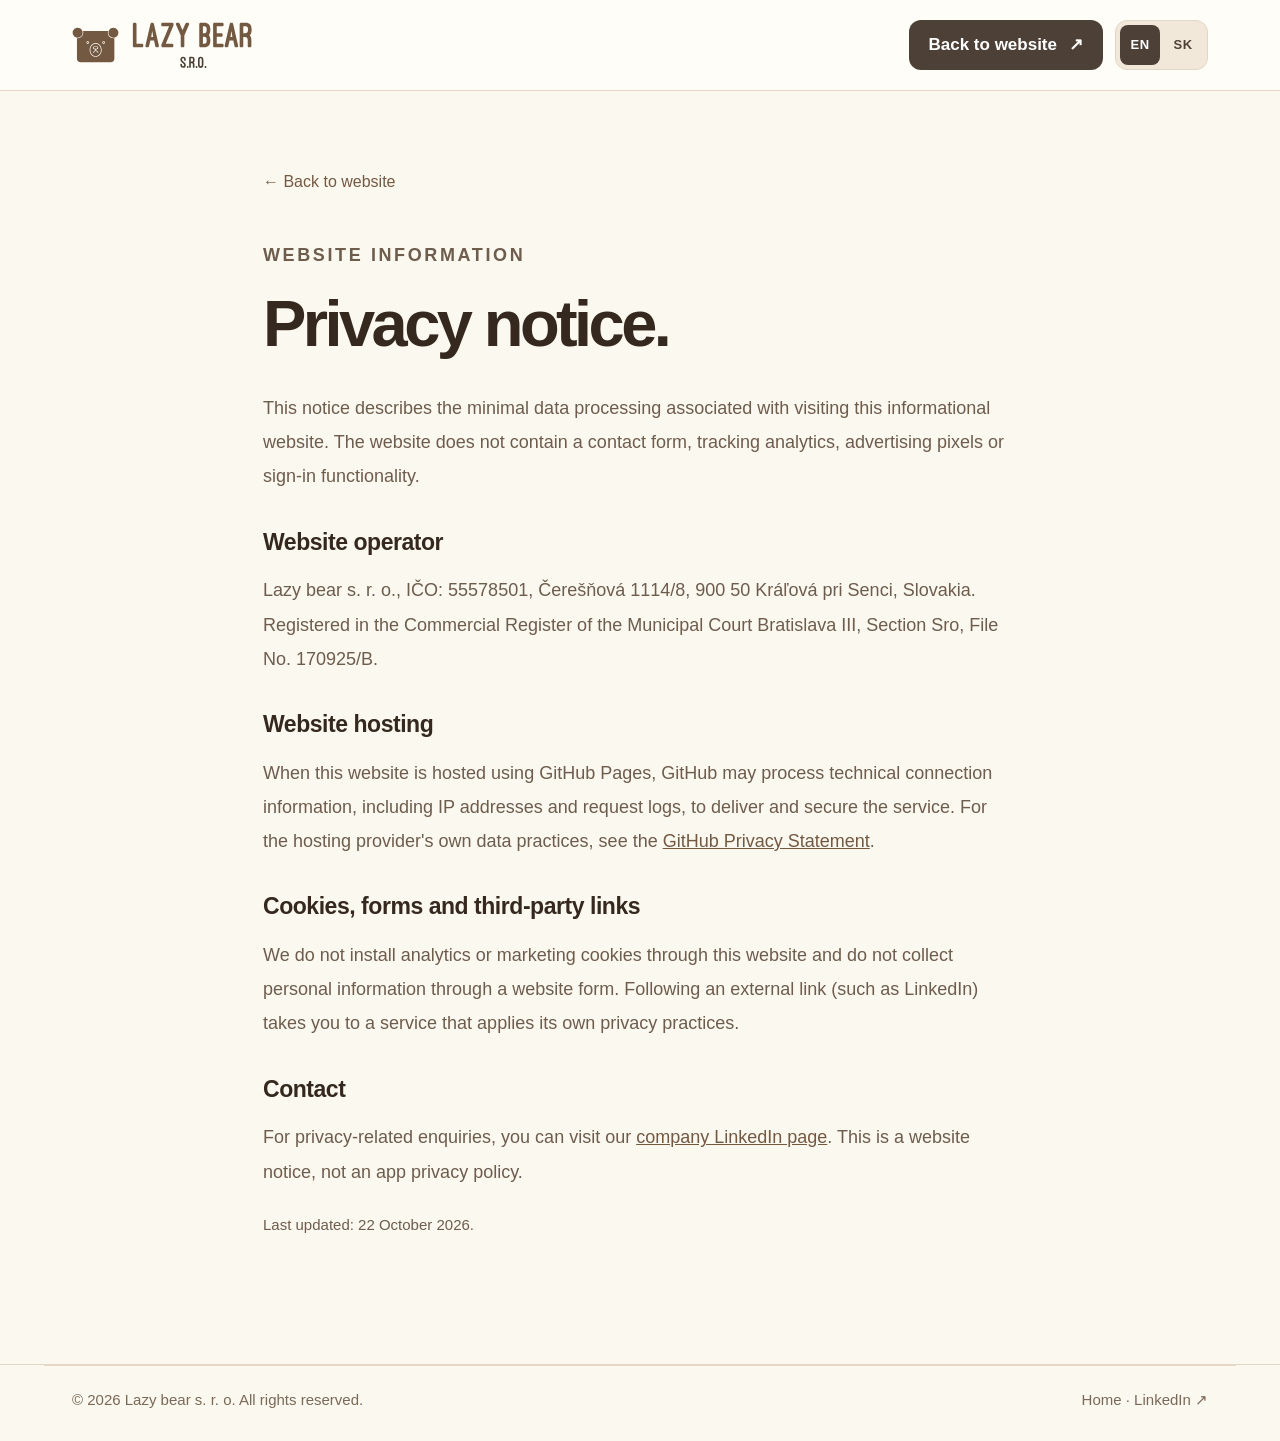
<file: privacy.html>
<!DOCTYPE html>
<html lang="en">
<head>
<meta charset="utf-8"><meta name="viewport" content="width=device-width, initial-scale=1"><meta name="theme-color" content="#4d4037">
<meta name="description" content="Privacy information about visiting the website of Lazy bear s. r. o.">
<meta property="og:locale" content="en_US">
<link rel="alternate" hreflang="en" href="privacy.html">
  <link rel="alternate" hreflang="sk" href="sk/privacy.html">
<link rel="icon" type="image/svg+xml" href="assets/lazy-bear-icon.svg"><link rel="stylesheet" href="styles.css"><title>Privacy Notice — Lazy Bear</title>
</head>
<body>
<a class="skip-link" href="#main">Skip to content</a>
<header class="site-header"><div class="wrap header-inner"><a class="logo" href="index.html" aria-label="Lazy Bear — Home"><img class="brand-icon" src="assets/lazy-bear-icon.svg" alt="" width="48" height="37"><img class="brand-wordmark" src="assets/lazy-bear-wordmark.svg" alt="" width="135" height="52"></a><div class="header-controls"><a class="nav-contact legal-header-link" href="index.html">Back to website <span aria-hidden="true">↗</span></a><nav class="language-switch" aria-label="Language selection">
        <a href="privacy.html" lang="en" hreflang="en" aria-label="English" aria-current="page">EN</a>
        <a href="sk/privacy.html" lang="sk" hreflang="sk" aria-label="Slovenčina">SK</a>
      </nav></div></div></header>
<main class="legal-page" id="main"><div class="wrap legal-wrap"><a class="legal-top" href="index.html">← Back to website</a><p class="overline">WEBSITE INFORMATION</p><h1>Privacy notice.</h1>
<p>This notice describes the minimal data processing associated with visiting this informational website. The website does not contain a contact form, tracking analytics, advertising pixels or sign-in functionality.</p>
<h2>Website operator</h2><p>Lazy bear s. r. o., IČO: 55578501, Čerešňová 1114/8, 900 50 Kráľová pri Senci, Slovakia. Registered in the Commercial Register of the Municipal Court Bratislava III, Section Sro, File No. 170925/B.</p>
<h2>Website hosting</h2><p>When this website is hosted using GitHub Pages, GitHub may process technical connection information, including IP addresses and request logs, to deliver and secure the service. For the hosting provider's own data practices, see the <a href="https://docs.github.com/en/site-policy/privacy-policies/github-general-privacy-statement" target="_blank" rel="noopener noreferrer">GitHub Privacy Statement</a>.</p>
<h2>Cookies, forms and third-party links</h2><p>We do not install analytics or marketing cookies through this website and do not collect personal information through a website form. Following an external link (such as LinkedIn) takes you to a service that applies its own privacy practices.</p>
<h2>Contact</h2><p>For privacy-related enquiries, you can visit our <a href="https://www.linkedin.com/company/lazy-bear-s-r-o/" target="_blank" rel="noopener noreferrer">company LinkedIn page</a>. This is a website notice, not an app privacy policy.</p>
<p><small>Last updated: 22 October 2026.</small></p></div></main>
<footer class="site-footer"><div class="wrap footer-bottom"><span>© 2026 Lazy bear s. r. o. All rights reserved.</span><span><a href="index.html">Home</a> · <a href="https://www.linkedin.com/company/lazy-bear-s-r-o/" target="_blank" rel="noopener noreferrer">LinkedIn ↗</a></span></div></footer>
</body></html>
</file>
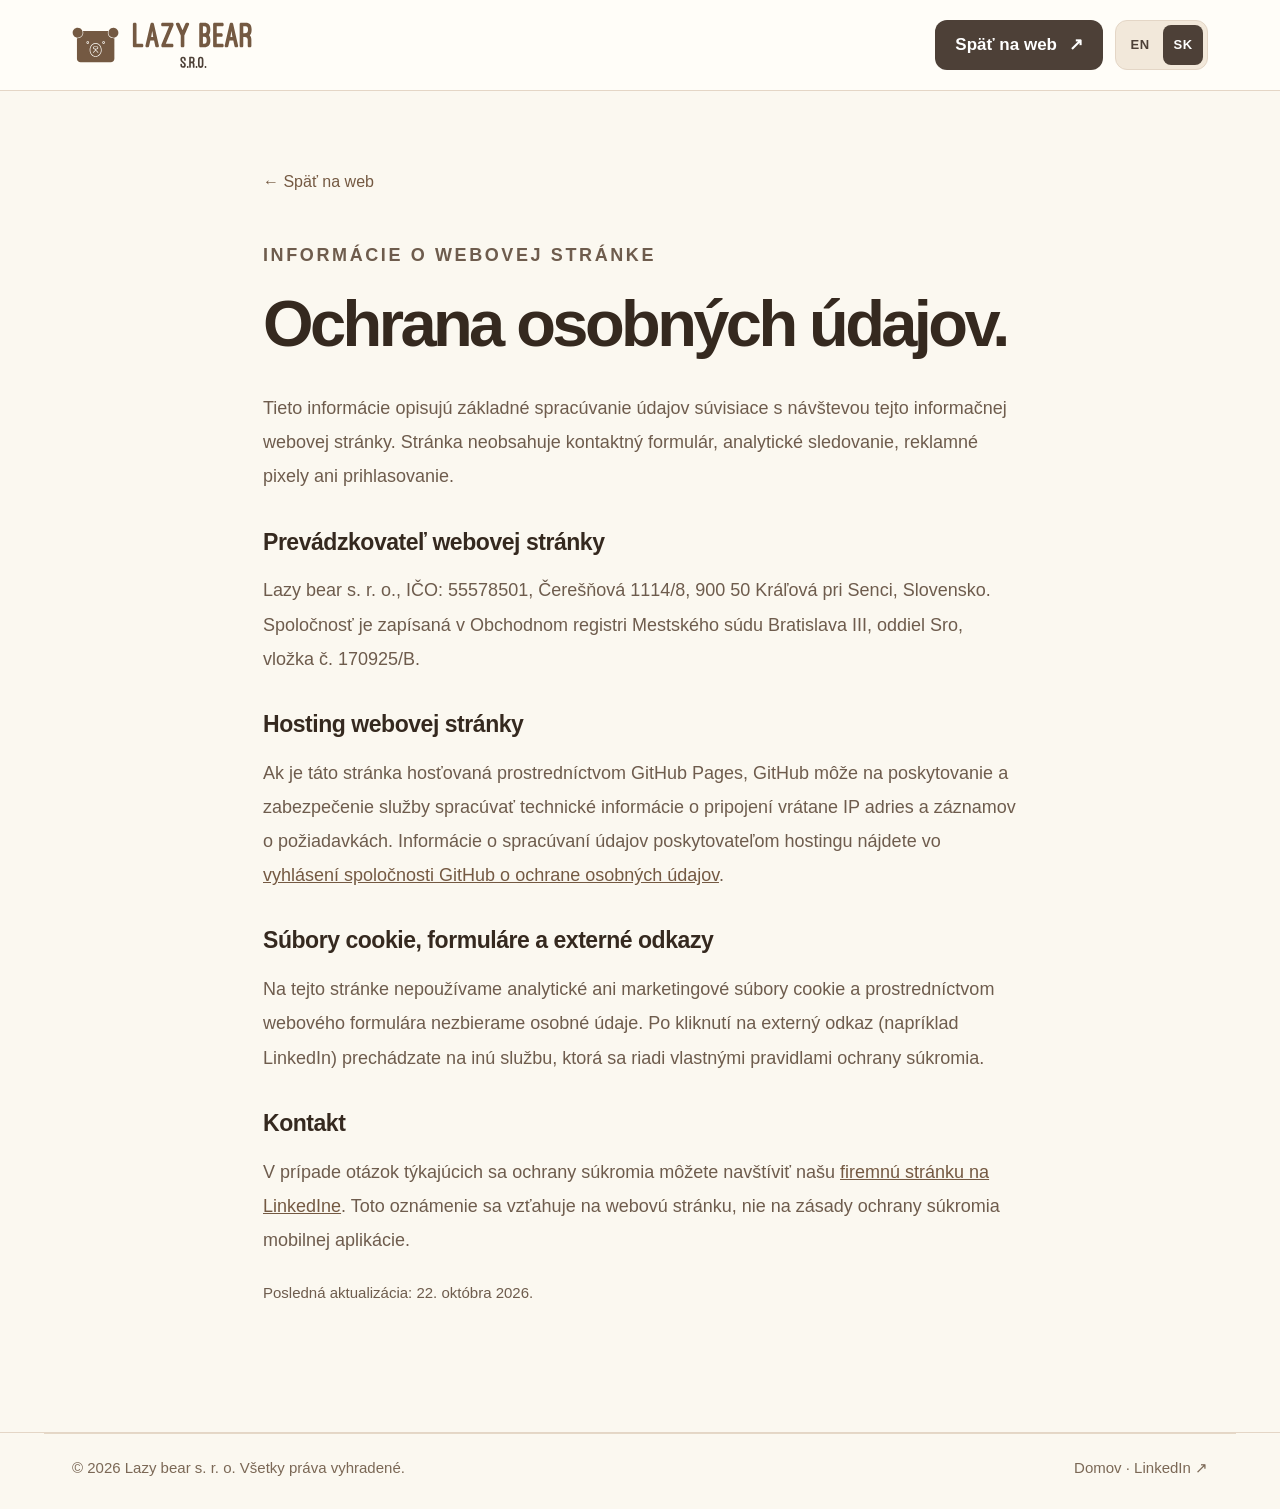
<file: sk/privacy.html>
<!DOCTYPE html>
<html lang="sk">
<head>
<meta charset="utf-8"><meta name="viewport" content="width=device-width, initial-scale=1"><meta name="theme-color" content="#4d4037">
<meta name="description" content="Informácie o ochrane súkromia pri návšteve webovej stránky spoločnosti Lazy bear s. r. o.">
<meta property="og:locale" content="sk_SK">
<link rel="alternate" hreflang="en" href="../privacy.html">
  <link rel="alternate" hreflang="sk" href="privacy.html">
<link rel="icon" type="image/svg+xml" href="../assets/lazy-bear-icon.svg"><link rel="stylesheet" href="../styles.css"><title>Ochrana osobných údajov — Lazy Bear</title>
</head>
<body>
<a class="skip-link" href="#main">Preskočiť na obsah</a>
<header class="site-header"><div class="wrap header-inner"><a class="logo" href="index.html" aria-label="Lazy Bear — domov"><img class="brand-icon" src="../assets/lazy-bear-icon.svg" alt="" width="48" height="37"><img class="brand-wordmark" src="../assets/lazy-bear-wordmark.svg" alt="" width="135" height="52"></a><div class="header-controls"><a class="nav-contact legal-header-link" href="index.html">Späť na web <span aria-hidden="true">↗</span></a><nav class="language-switch" aria-label="Výber jazyka">
        <a href="../privacy.html" lang="en" hreflang="en" aria-label="English">EN</a>
        <a href="privacy.html" lang="sk" hreflang="sk" aria-label="Slovenčina" aria-current="page">SK</a>
      </nav></div></div></header>
<main class="legal-page" id="main"><div class="wrap legal-wrap"><a class="legal-top" href="index.html">← Späť na web</a><p class="overline">INFORMÁCIE O WEBOVEJ STRÁNKE</p><h1>Ochrana osobných údajov.</h1>
<p>Tieto informácie opisujú základné spracúvanie údajov súvisiace s návštevou tejto informačnej webovej stránky. Stránka neobsahuje kontaktný formulár, analytické sledovanie, reklamné pixely ani prihlasovanie.</p>
<h2>Prevádzkovateľ webovej stránky</h2><p>Lazy bear s. r. o., IČO: 55578501, Čerešňová 1114/8, 900 50 Kráľová pri Senci, Slovensko. Spoločnosť je zapísaná v Obchodnom registri Mestského súdu Bratislava III, oddiel Sro, vložka č. 170925/B.</p>
<h2>Hosting webovej stránky</h2><p>Ak je táto stránka hosťovaná prostredníctvom GitHub Pages, GitHub môže na poskytovanie a zabezpečenie služby spracúvať technické informácie o pripojení vrátane IP adries a záznamov o požiadavkách. Informácie o spracúvaní údajov poskytovateľom hostingu nájdete vo <a href="https://docs.github.com/en/site-policy/privacy-policies/github-general-privacy-statement" target="_blank" rel="noopener noreferrer">vyhlásení spoločnosti GitHub o ochrane osobných údajov</a>.</p>
<h2>Súbory cookie, formuláre a externé odkazy</h2><p>Na tejto stránke nepoužívame analytické ani marketingové súbory cookie a prostredníctvom webového formulára nezbierame osobné údaje. Po kliknutí na externý odkaz (napríklad LinkedIn) prechádzate na inú službu, ktorá sa riadi vlastnými pravidlami ochrany súkromia.</p>
<h2>Kontakt</h2><p>V prípade otázok týkajúcich sa ochrany súkromia môžete navštíviť našu <a href="https://www.linkedin.com/company/lazy-bear-s-r-o/" target="_blank" rel="noopener noreferrer">firemnú stránku na LinkedIne</a>. Toto oznámenie sa vzťahuje na webovú stránku, nie na zásady ochrany súkromia mobilnej aplikácie.</p>
<p><small>Posledná aktualizácia: 22. októbra 2026.</small></p></div></main>
<footer class="site-footer"><div class="wrap footer-bottom"><span>© 2026 Lazy bear s. r. o. Všetky práva vyhradené.</span><span><a href="index.html">Domov</a> · <a href="https://www.linkedin.com/company/lazy-bear-s-r-o/" target="_blank" rel="noopener noreferrer">LinkedIn ↗</a></span></div></footer>
</body></html>
</file>
<file: styles.css>
/* Cocoa & Honey: warm neutrals based on the original brown Lazy Bear logo. */
:root{
  --cocoa:#4d4037;--cocoa-deep:#35291f;--cocoa-mid:#745942;--cocoa-soft:#98775b;
  --paper:#fbf8f0;--cream:#fffdf8;--mist:#f2e8da;--ink:#35291f;
  --sub:#6e5c4d;--line:#e4d6c6;--sand:#e7d8be;--gold:#e6b65e;--brand:#745942;
}
*{box-sizing:border-box}
html{scroll-behavior:smooth;scroll-padding-top:90px}
body{margin:0;font-size:19px;background:var(--paper);color:var(--ink);font-family:Inter,ui-sans-serif,-apple-system,BlinkMacSystemFont,"Segoe UI",Roboto,Arial,sans-serif;line-height:1.65}
a{color:inherit;text-decoration:none}
img,svg{max-width:100%}
img{display:block}
button{font:inherit;cursor:pointer}
.wrap{max-width:1192px;margin-inline:auto;padding-inline:28px}
.skip-link{position:absolute;top:-200px;left:12px;z-index:1000;background:white;color:var(--cocoa);padding:12px 18px}
.skip-link:focus{top:12px}
a:focus-visible,button:focus-visible{outline:3px solid #b88335;outline-offset:4px}
.site-header{position:relative;z-index:50;background:var(--cream);border-bottom:1px solid var(--line)}
.header-inner{min-height:90px;display:flex;align-items:center;justify-content:space-between;gap:28px}
.logo{display:inline-flex;align-items:center;gap:8px;flex-shrink:0;white-space:nowrap}
.logo .brand-icon{width:47px;height:48px;object-fit:contain}
.logo .brand-wordmark{width:133px;height:55px;object-fit:contain}
.main-nav{display:flex;align-items:center;gap:34px}
.header-controls{display:flex;align-items:center;gap:12px;margin-left:auto}
.language-switch{display:inline-flex;align-items:center;gap:3px;padding:4px;border:1px solid var(--line);border-radius:12px;background:var(--mist);white-space:nowrap}
.language-switch a{display:inline-flex;align-items:center;justify-content:center;min-width:40px;min-height:40px;border-radius:8px;color:var(--cocoa);font-size:13px;font-weight:800;letter-spacing:.04em}
.language-switch a:hover{background:#fffaf2}
.language-switch a[aria-current="page"]{background:var(--cocoa);color:white}
.language-switch a[aria-current="page"]:hover{background:var(--cocoa-mid);color:white}
.language-switch a:focus-visible{outline-offset:2px}
.main-nav>a{font-size:17px;font-weight:650;color:#604b39;transition:color .2s}
.main-nav>a:hover{color:var(--brand)}
.main-nav .nav-contact,.nav-contact{display:inline-flex;gap:12px;align-items:center;justify-content:center;border-radius:12px;background:var(--cocoa);color:#fff;padding:11px 20px;font-size:17px;font-weight:650;transition:transform .2s,background .2s}
.main-nav .nav-contact:hover,.nav-contact:hover{background:var(--cocoa-mid);color:white;transform:translateY(-1px)}
.menu-toggle{display:none;align-items:center;justify-content:center;flex-direction:column;gap:5px;width:48px;height:48px;background:transparent;border:1px solid var(--line);border-radius:10px}
.menu-toggle span{height:2px;width:21px;background:var(--cocoa);border-radius:9px}
.hero{position:relative;overflow:hidden;isolation:isolate;background:radial-gradient(800px 680px at 83% 41%,#795b43 0%,transparent 78%),linear-gradient(145deg,#4d4037,#35291f);color:#fff}
.hero::after{content:"";position:absolute;inset:0;pointer-events:none;background-image:radial-gradient(#ffffff13 1px,transparent 1px);background-size:22px 22px;mask-image:linear-gradient(100deg,transparent,#0006)}
.hero-grid{min-height:602px;display:grid;grid-template-columns:1.02fr .98fr;align-items:center;gap:50px;padding-top:86px;padding-bottom:116px}
.hero-content,.hero-visual{position:relative;z-index:1}
.eyebrow,.overline{font-size:11px;font-weight:800;letter-spacing:.145em;text-transform:uppercase}
.eyebrow{display:inline-flex;align-items:center;gap:10px;color:#f5d38b}
.signal-dot,.tag-indicator,.pulse{display:inline-block;width:8px;height:8px;background:#e6b65e;border-radius:50%;box-shadow:0 0 0 4px #e6b65e2b}
.hero h1{font-size:clamp(46px,5.5vw,76px);line-height:1.08;letter-spacing:-.055em;font-weight:780;margin:25px 0}
.hero h1 span{color:#e6b65e}
.hero-copy{max-width:530px;font-size:20px;line-height:1.8;color:#ecddc8}
.hero-actions{display:flex;align-items:center;flex-wrap:wrap;gap:24px;margin-top:30px}
.btn{display:inline-flex;align-items:center;justify-content:center;gap:12px;min-height:49px;padding:12px 20px;border-radius:10px;font-size:17px;font-weight:750;transition:transform .2s,background .2s}
.btn:hover{transform:translateY(-2px)}
.btn-primary{background:#e6b65e;color:#35291f}.btn-primary:hover{background:#f3ce83}
.text-link{font-size:17px;font-weight:650;color:#f8eada}.text-link:hover{text-decoration:underline}
.hero-location{display:flex;gap:8px;align-items:center;color:#dbcbb7;font-size:16px;margin-top:57px}
.hero-location svg{fill:none;stroke:currentColor;stroke-width:1.65}
.hero-visual{min-height:430px;display:flex;align-items:center;justify-content:center}
.art-grid{position:absolute;inset:16px;border:1px solid #ffffff0c;border-radius:50%;background:radial-gradient(circle,transparent 49%,#e6b65e0a 50%,transparent 51%)}
.orbit{position:absolute;border:1px solid #e6b65e13;border-radius:50%}.orbit-one{width:410px;height:410px}.orbit-two{width:525px;height:525px}
.art-window{position:relative;z-index:2;width:min(100%,475px);border:1px solid #9f8368;background:#4a392d;border-radius:20px;box-shadow:0 42px 96px #1d130d80,0 9px 24px #1d130d55;overflow:hidden;transform:rotate(-2deg)}
.window-top,.window-bottom{display:flex;align-items:center;justify-content:space-between;padding:14px 20px;color:#e2cdb5;font-size:11px;letter-spacing:.045em}
.window-top{border-bottom:1px solid #a5846455}.window-bottom{border-top:1px solid #a5846455;justify-content:start;gap:13px}
.window-dots{display:flex;gap:6px}.window-dots i{width:8px;height:8px;border-radius:50%;background:#b98c5b}.window-dots i:first-child{background:#e6b65e}.window-dots i:last-child{background:#c9ad8d}
.art-code{display:grid;grid-template-columns:33px 1fr;row-gap:13px;column-gap:14px;padding:28px 28px 31px;font:14px/1.3 Consolas,Monaco,monospace;color:#e7d6c0;white-space:nowrap}
.art-code b{color:#f3c372}.art-code em{color:#e4b999;font-style:normal}.art-code strong{color:#f0dcab;font-weight:600}
.line-number{color:#a3876c}.indent-1{padding-left:19px}
/* Floating honey-colored clouds replace the stark white badges. */
.floating-tag{
  position:absolute;z-index:4;isolation:isolate;
  background:linear-gradient(145deg,#e8d2a7 0%,#dcba84 62%,#cda16b 100%);
  color:#3c2c20;border:1px solid #f0d5a7;
  border-radius:24px 22px 25px 20px;
  box-shadow:0 32px 42px -18px #160a05cc,0 14px 24px -12px #11080499,inset 0 1px 0 #fff9e5ae;
  padding:14px 19px;font-size:10px;font-weight:800;letter-spacing:.075em;
}
.floating-tag::before,.floating-tag::after{
  content:"";position:absolute;z-index:-1;
  background:linear-gradient(145deg,#e8d2a7,#d7b37e);
  border:1px solid #f0d5a799;border-radius:50%;
}
.floating-tag::before{width:32px;height:22px;top:-9px;left:16px;box-shadow:0 4px 9px #170b0414}
.floating-tag::after{width:26px;height:18px;right:23px;bottom:-8px;box-shadow:0 11px 17px -9px #18090599}
.tag-top{top:19px;right:-4px;animation:cloud-drift-top 7s ease-in-out infinite}
/* The lower cloud is a real keyboard-accessible button and holds an easter egg. */
.tag-bottom{
  bottom:26px;left:-7px;display:inline-flex;align-items:center;gap:5px;
  white-space:nowrap;line-height:1.4;cursor:pointer;
  transform:translate3d(0,0,0) rotate(-1deg);
  transition:transform .72s cubic-bezier(.18,.82,.22,1);
}
.tag-bottom:hover{transform:translate3d(0,-4px,0) rotate(-1deg)}
.hero-visual.is-kissing .tag-bottom,
.hero-visual.is-kissing .tag-bottom:hover{
  transform:translate3d(247px,-6px,0) rotate(10deg);
}
.bear-kiss-scene{
  position:absolute;z-index:3;left:-7px;bottom:11px;width:240px;height:auto;
  opacity:0;visibility:hidden;pointer-events:none;
  transform:translateY(12px) scale(.94);
  filter:drop-shadow(0 13px 12px #1c0c075e);
  transition:opacity .38s ease,transform .55s ease,visibility 0s linear .55s;
}
.hero-visual.is-kissing .bear-kiss-scene{
  opacity:1;visibility:visible;transform:translateY(0) scale(1);
  transition:opacity .38s ease .18s,transform .55s ease .12s,visibility 0s;
}
.visually-hidden{
  position:absolute;width:1px;height:1px;padding:0;margin:-1px;overflow:hidden;
  clip:rect(0,0,0,0);white-space:nowrap;border:0;
}
.tag-indicator{background:#a46a26;box-shadow:0 0 0 4px #a76f2f33}
.tag-divider{padding-inline:5px;color:#855c35}.tag-plus{color:#684527;font-size:17px}
@keyframes cloud-drift-top{
  0%,100%{transform:translateY(0) rotate(1deg)}
  50%{transform:translateY(-7px) rotate(.25deg)}
}
.art-cross{position:absolute;z-index:2;color:#d9b278;font-size:22px}.art-cross-one{left:12px;top:59px}.art-cross-two{right:15px;bottom:70px}
/* Small outlined honeycomb clusters: decorative only, never interactive. */
.honeycomb{position:absolute;z-index:1;width:106px;height:84px;pointer-events:none;filter:drop-shadow(0 6px 8px #2412093b)}
.honeycomb-fill{fill:currentColor;opacity:.27}
.honeycomb-outline{fill:none;stroke:currentColor;stroke-width:2.2;stroke-linejoin:round}
.honeycomb-hero{right:-18px;bottom:12px;color:#e6b65e;opacity:.68;transform:rotate(12deg) scale(.84)}
.honeycomb-services{left:46%;top:22px;color:#b9853c;opacity:.43;transform:rotate(-12deg) scale(.58)}
.honeycomb-about{left:12px;top:10px;color:#93602b;opacity:.7;transform:rotate(-13deg) scale(.8)}
.honeycomb-contact{right:6px;top:2px;color:#e6b65e;opacity:.68;transform:rotate(14deg) scale(.85)}
.hero-bottom-curve{position:absolute;bottom:-1px;width:100%;height:30px;background:var(--paper);clip-path:polygon(0 76%,100% 0,100% 100%,0 100%)}
.expertise-band{background:#efe3d4;border-bottom:1px solid #dccbb5}
.band-content{display:flex;align-items:center;justify-content:space-between;gap:20px;flex-wrap:wrap;min-height:72px;font-size:10px;font-weight:800;letter-spacing:.12em;color:#6a5340}
.band-heading{color:#956435}.band-star{font-size:18px;color:#ba8750}
.section{padding-block:106px}
.overline{color:#906633;margin:0 0 15px}
.section-intro{position:relative;display:flex;align-items:end;justify-content:space-between;gap:30px;margin-bottom:39px}
.section-intro>div:not(.honeycomb),.section-intro>p{position:relative;z-index:1}
.section-intro>p{max-width:330px;color:var(--sub);font-size:18px}
h2{font-size:clamp(36px,4vw,55px);line-height:1.12;letter-spacing:-.05em;margin:0;font-weight:760}
h2 span{color:#97662e}
/* Realistic bear silhouette contours traced from the supplied reference;
   kept behind copy with restrained opacity and deliberately scattered positions. */
.bear-symbol-defs{position:absolute;width:0;height:0;overflow:hidden;pointer-events:none}
.bear-shadow{position:absolute;z-index:0;display:block;fill:currentColor;pointer-events:none;filter:drop-shadow(3px 6px 5px #37251b1a)}
.services,.approach,.site-footer{position:relative;isolation:isolate;overflow:hidden}
.services>.wrap,.approach>.wrap,.site-footer>.wrap{position:relative;z-index:1}
.bear-shadow-services-profile{top:16px;right:2%;width:124px;height:75px;color:#745942;opacity:.115;transform:rotate(-8deg)}
.bear-shadow-services-sit{left:2%;bottom:15px;width:55px;height:91px;color:#745942;opacity:.08;transform:rotate(8deg)}
.bear-shadow-services-lumber{right:13%;bottom:9px;width:91px;height:71px;color:#745942;opacity:.07;transform:rotate(4deg)}
.bear-shadow-approach-upright{top:22px;left:1.5%;width:48px;height:113px;color:#745942;opacity:.12;transform:rotate(-7deg)}
.bear-shadow-approach-prowl{right:3%;bottom:17px;width:117px;height:75px;color:#745942;opacity:.115;transform:rotate(6deg)}
.bear-shadow-approach-stroll{left:35%;bottom:10px;width:79px;height:50px;color:#745942;opacity:.065;transform:rotate(-9deg)}
.bear-shadow-about-lean{z-index:1;left:10px;top:14px;width:88px;height:70px;color:#604b39;opacity:.20;transform:rotate(-8deg)}
.bear-shadow-about-rest{z-index:1;right:10px;bottom:13px;width:60px;height:78px;color:#604b39;opacity:.18;transform:rotate(6deg)}
.bear-shadow-contact-stand{z-index:1;left:2%;top:12px;width:40px;height:103px;color:#e6b65e;opacity:.24;transform:rotate(-5deg)}
.bear-shadow-contact-forage{z-index:1;right:1%;bottom:0;width:99px;height:62px;color:#e6b65e;opacity:.17;transform:rotate(6deg)}
.bear-shadow-footer-stride{right:1.5%;top:15px;width:107px;height:64px;color:#745942;opacity:.075;transform:rotate(6deg)}
.bear-shadow-footer-sniff{left:1%;bottom:20px;width:75px;height:48px;color:#745942;opacity:.075;transform:rotate(-7deg)}
.services-grid{display:grid;grid-template-columns:repeat(3,minmax(0,1fr));gap:21px}
.service-card{position:relative;min-height:325px;padding:30px 30px 66px;border-radius:20px;background:var(--cream);border:1px solid var(--line);box-shadow:0 17px 45px #4d40370d}
.service-icon{width:65px;height:65px;border-radius:17px;background:#f2e6d6;display:grid;place-items:center;color:#745942}
.service-icon svg{width:40px;height:40px;stroke:currentColor;stroke-width:2.5;fill:none;stroke-linecap:round;stroke-linejoin:round}
.service-number{position:absolute;right:28px;top:34px;font:700 11px monospace;color:#a08c77}
.service-card h3{font-size:22px;line-height:1.28;letter-spacing:-.02em;margin:28px 0 11px}
.service-card p{font-size:17px;color:var(--sub);margin:0;max-width:290px}
.card-arrow{position:absolute;right:26px;bottom:24px;color:#a57c42;font-size:21px}
.approach{background:#f2e8da}
.approach-grid{display:grid;grid-template-columns:.78fr 1.22fr;gap:80px}
.approach-title>p:not(.overline){max-width:315px;color:#6e5c4d}
.approach-decoration{font-size:110px;color:#dac4a8;margin-top:70px;line-height:.8}
.steps{list-style:none;margin:0;padding:0}
.steps li{display:grid;grid-template-columns:50px 1fr 20px;gap:19px;padding:27px 0;border-bottom:1px solid #ddc9b4}
.steps li:first-child{border-top:1px solid #ddc9b4}
.step-index{font-size:13px;font-weight:800;color:#9a764b}
.steps h3{font-size:20px;letter-spacing:-.025em;margin:0 0 6px}
.steps p{font-size:17px;color:var(--sub);margin:0;max-width:435px}
.steps li>span{font-size:19px;color:#a47a47}
.about-grid{display:grid;grid-template-columns:1fr 1fr;gap:95px;align-items:center}
.about-art{position:relative;height:395px;background:#ead6ba;overflow:hidden;border-radius:32px;display:grid;place-items:center}
.about-circle{position:absolute;width:350px;height:350px;border-radius:50%;background:#ddc39d}
.about-hill{position:absolute;left:-50px;width:120%;height:220px;border-radius:50% 50% 0 0}
.about-hill-back{bottom:-78px;background:#bd9b73;transform:rotate(7deg)}
.about-hill-front{bottom:-110px;background:#907052;transform:rotate(-8deg)}
.about-sign{position:relative;z-index:2;background:#fffaf1;border-radius:20px;box-shadow:0 20px 50px #4d403740;padding:17px 32px 24px;display:flex;flex-direction:column;align-items:center;gap:4px}
.about-sign .brand-full{width:175px;height:211px;object-fit:contain}
.about-sign>span{font-size:11px;letter-spacing:.13em;font-weight:800;color:#80694d}
.about-spark{position:absolute;right:45px;top:31px;font-size:33px;color:#fff}
.about-content>p:not(.overline){color:var(--sub);font-size:18px;line-height:1.9;max-width:475px}
.inline-link{display:inline-flex;gap:14px;align-items:center;margin-top:17px;color:#745942;font-size:17px;font-weight:750}
.inline-link:hover{text-decoration:underline}
.contact-section{background:linear-gradient(145deg,#604b39,#392b22);padding:100px 0;color:white;overflow:hidden}
.contact-grid{display:grid;grid-template-columns:1fr .8fr;align-items:center;gap:40px}
.contact-section h2{font-size:clamp(44px,5vw,68px)}
.contact-section h2 span{color:#e6b65e}
.contact-section p:not(.overline){color:#f0dec8;font-size:19px;max-width:425px;margin:22px 0 31px}
.light-overline{color:#e6b65e}
.btn-bright{background:#e6b65e;color:#35291f}.btn-bright:hover{background:#f4cf85}
.contact-symbol{position:relative;min-height:270px;display:flex;align-items:center;justify-content:center}
.contact-ring{position:absolute;width:330px;height:330px;border-radius:50%;border:1px solid #e6b65e49;box-shadow:0 0 0 30px #e6b65e07,0 0 0 70px #e6b65e05}
.contact-symbol .brand-contact-icon{position:relative;z-index:2;width:176px;height:140px;object-fit:contain;background:#fbf8ef;padding:20px;border-radius:27px;box-shadow:0 17px 50px #1a100970}
.site-footer{background:#fbf8f0;border-top:1px solid var(--line)}
.footer-top{display:grid;grid-template-columns:1.6fr .65fr .7fr 1.15fr;gap:35px;padding-block:63px 49px}
.footer-brand p{font-size:16px;color:var(--sub);margin-top:17px}
.footer-col{display:flex;flex-direction:column;gap:11px;align-items:start}
.footer-col h3{font-size:12px;letter-spacing:.1em;text-transform:uppercase;margin:0 0 9px;color:#4d4037}
.footer-col>a{font-size:16px;color:#746052}
.footer-col>a:hover{text-decoration:underline;color:#4d4037}
.footer-col p{font-size:15px;color:#746052;line-height:1.8;margin:0}
.footer-bottom{display:flex;justify-content:space-between;gap:24px;border-top:1px solid #e5d8c7;padding-block:22px 28px;font-size:15px;color:#7b6856}
.legal-page{min-height:65vh;padding:74px 0 105px}
.legal-wrap{max-width:810px}
.legal-top{font-size:16px;color:#745942;display:inline-block;margin-bottom:43px}
.legal-page h1{font-size:clamp(43px,6vw,65px);letter-spacing:-.055em;line-height:1.1;margin:0 0 32px}
.legal-page h2{font-size:23px;letter-spacing:-.02em;margin:36px 0 8px}
.legal-page p{color:var(--sub);font-size:18px;line-height:1.9}
.legal-page a:not(.legal-top){color:#745942;text-decoration:underline}
@media(max-width:1040px){
  .honeycomb-services{display:none}
  .bear-shadow-services-profile{right:1%;width:105px}
  .bear-shadow-footer-stride{right:1%;width:92px}
  .hero-grid{gap:24px}.art-window{max-width:420px}
  .about-grid{gap:50px}.approach-grid{gap:50px}
}
@media(max-width:850px){
  .main-nav{display:none;position:absolute;left:0;right:0;top:100%;padding:22px 28px;background:#fffdf8;border-bottom:1px solid var(--line);box-shadow:0 17px 28px #35291f1a;flex-direction:column;align-items:stretch;gap:15px}
  .main-nav.is-open{display:flex}
  .menu-toggle{display:flex}
  .hero-grid{grid-template-columns:1fr;min-height:auto;padding-top:80px;padding-bottom:95px}
  .hero-visual{max-width:540px;width:100%;margin-inline:auto}
  .services-grid{grid-template-columns:repeat(2,minmax(0,1fr))}
  .services-grid .service-card:last-child{grid-column:1/-1}
  .footer-top{grid-template-columns:1fr 1fr}
}
@media(max-width:620px){
  .wrap{padding-inline:20px}.header-inner{min-height:78px;gap:12px}
  .header-controls{gap:9px}
  .legal-header-link{display:none}
  .logo .brand-icon{width:40px;height:43px}.logo .brand-wordmark{width:114px;height:45px}
  .hero-grid{padding-top:67px;padding-bottom:80px}.hero h1{font-size:clamp(40px,10.7vw,59px)}
  .hero-copy{font-size:18px}.hero-actions{gap:15px}.hero-location{margin-top:32px}
  .hero-visual{min-height:306px}.orbit-one{width:280px;height:280px}.orbit-two{width:360px;height:360px}
  .art-window{width:min(100%,340px);transform:none}
  .art-code{padding:20px 13px;font-size:11px;column-gap:8px}
  .floating-tag{font-size:9px;padding:10px 13px;border-radius:19px 18px 21px 18px}
  .floating-tag::before{width:23px;height:16px;top:-7px;left:13px}
  .floating-tag::after{width:20px;height:13px;bottom:-6px;right:14px}
  .tag-top{top:0;right:0}.tag-bottom{bottom:5px;left:0}
  .hero-visual.is-kissing .tag-bottom,
  .hero-visual.is-kissing .tag-bottom:hover{transform:translate3d(180px,15px,0) rotate(10deg)}
  .bear-kiss-scene{bottom:-6px;left:-5px;width:210px}
  .bear-shadow-services-profile,.bear-shadow-services-lumber,
  .bear-shadow-approach-stroll,.bear-shadow-contact-forage,
  .bear-shadow-footer-stride,.bear-shadow-footer-sniff{display:none}
  .bear-shadow-services-sit{left:-10px;bottom:8px;width:42px;height:68px;opacity:.06}
  .bear-shadow-approach-upright{left:-10px;top:9px;width:35px;height:84px;opacity:.07}
  .bear-shadow-approach-prowl{right:-12px;bottom:8px;width:80px;height:51px;opacity:.08}
  .bear-shadow-about-lean{left:3px;top:12px;width:62px;height:50px;opacity:.15}
  .bear-shadow-about-rest{right:3px;bottom:12px;width:45px;height:59px;opacity:.14}
  .bear-shadow-contact-stand{left:0;top:10px;width:33px;height:82px;opacity:.16}
  .honeycomb-hero{right:-17px;bottom:-4px;transform:rotate(12deg) scale(.62)}
  .honeycomb-about{left:-11px;top:-7px;transform:rotate(-13deg) scale(.6)}
  .honeycomb-contact{right:-13px;top:-10px;transform:rotate(14deg) scale(.62)}
  .band-content{justify-content:center;min-height:67px;gap:11px;font-size:9px}
  .band-star{display:none}.section{padding-block:68px}
  .section-intro{display:block}.section-intro>p{margin-top:17px}
  .services-grid{grid-template-columns:1fr}.services-grid .service-card:last-child{grid-column:auto}
  .service-card{min-height:275px}
  .approach-grid,.about-grid,.contact-grid{grid-template-columns:1fr;gap:34px}
  .about-art{height:340px}.about-sign .brand-full{width:145px;height:175px}
  .approach-decoration{display:none}
  .contact-section{padding-block:70px}.contact-symbol{min-height:200px}
  .contact-ring{width:240px;height:240px}
  .footer-top{grid-template-columns:1fr 1fr;gap:28px;padding-block:42px}
  .footer-brand,.business-details{grid-column:1/-1}
  .footer-bottom{flex-direction:column;gap:7px}
  .legal-page{padding-top:54px}
}
@media(prefers-reduced-motion:reduce){html{scroll-behavior:auto}.floating-tag{animation:none!important}*{animation-duration:0.01ms!important;transition-duration:0.01ms!important}}
</file>
